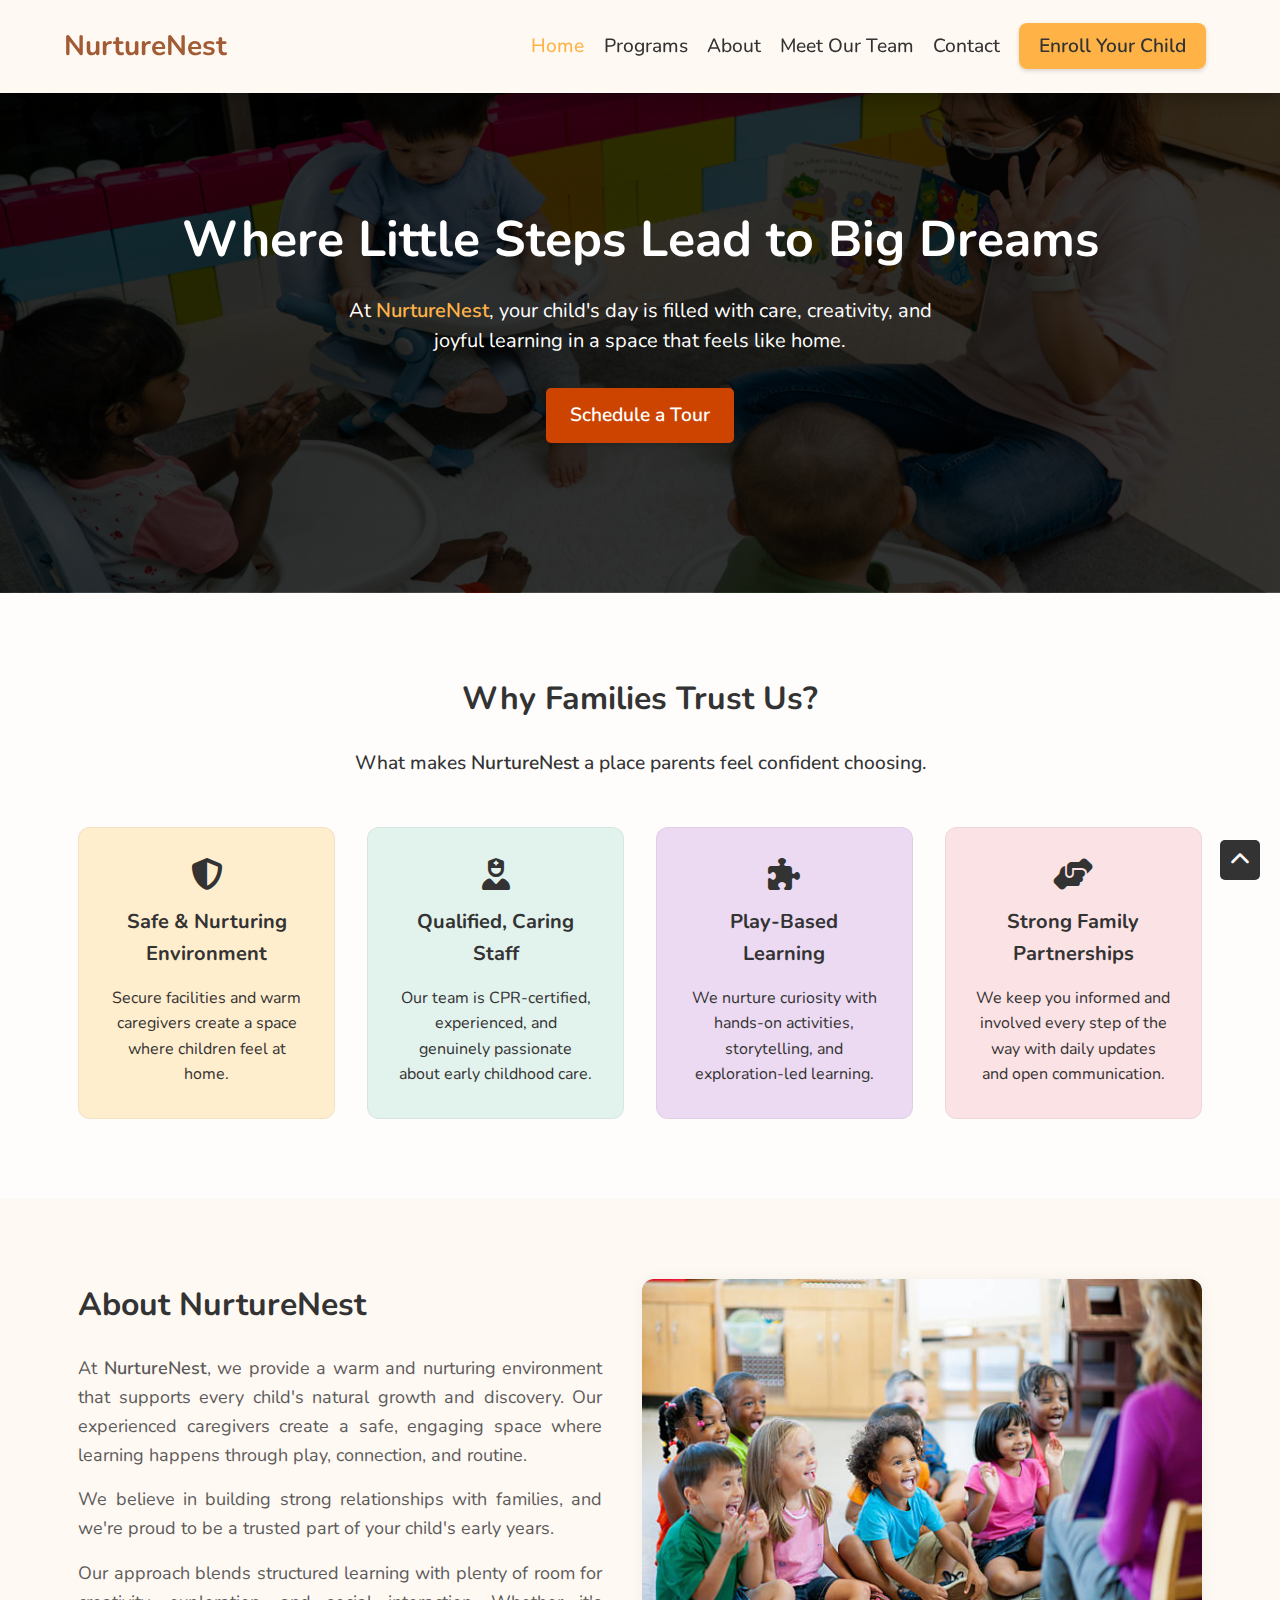
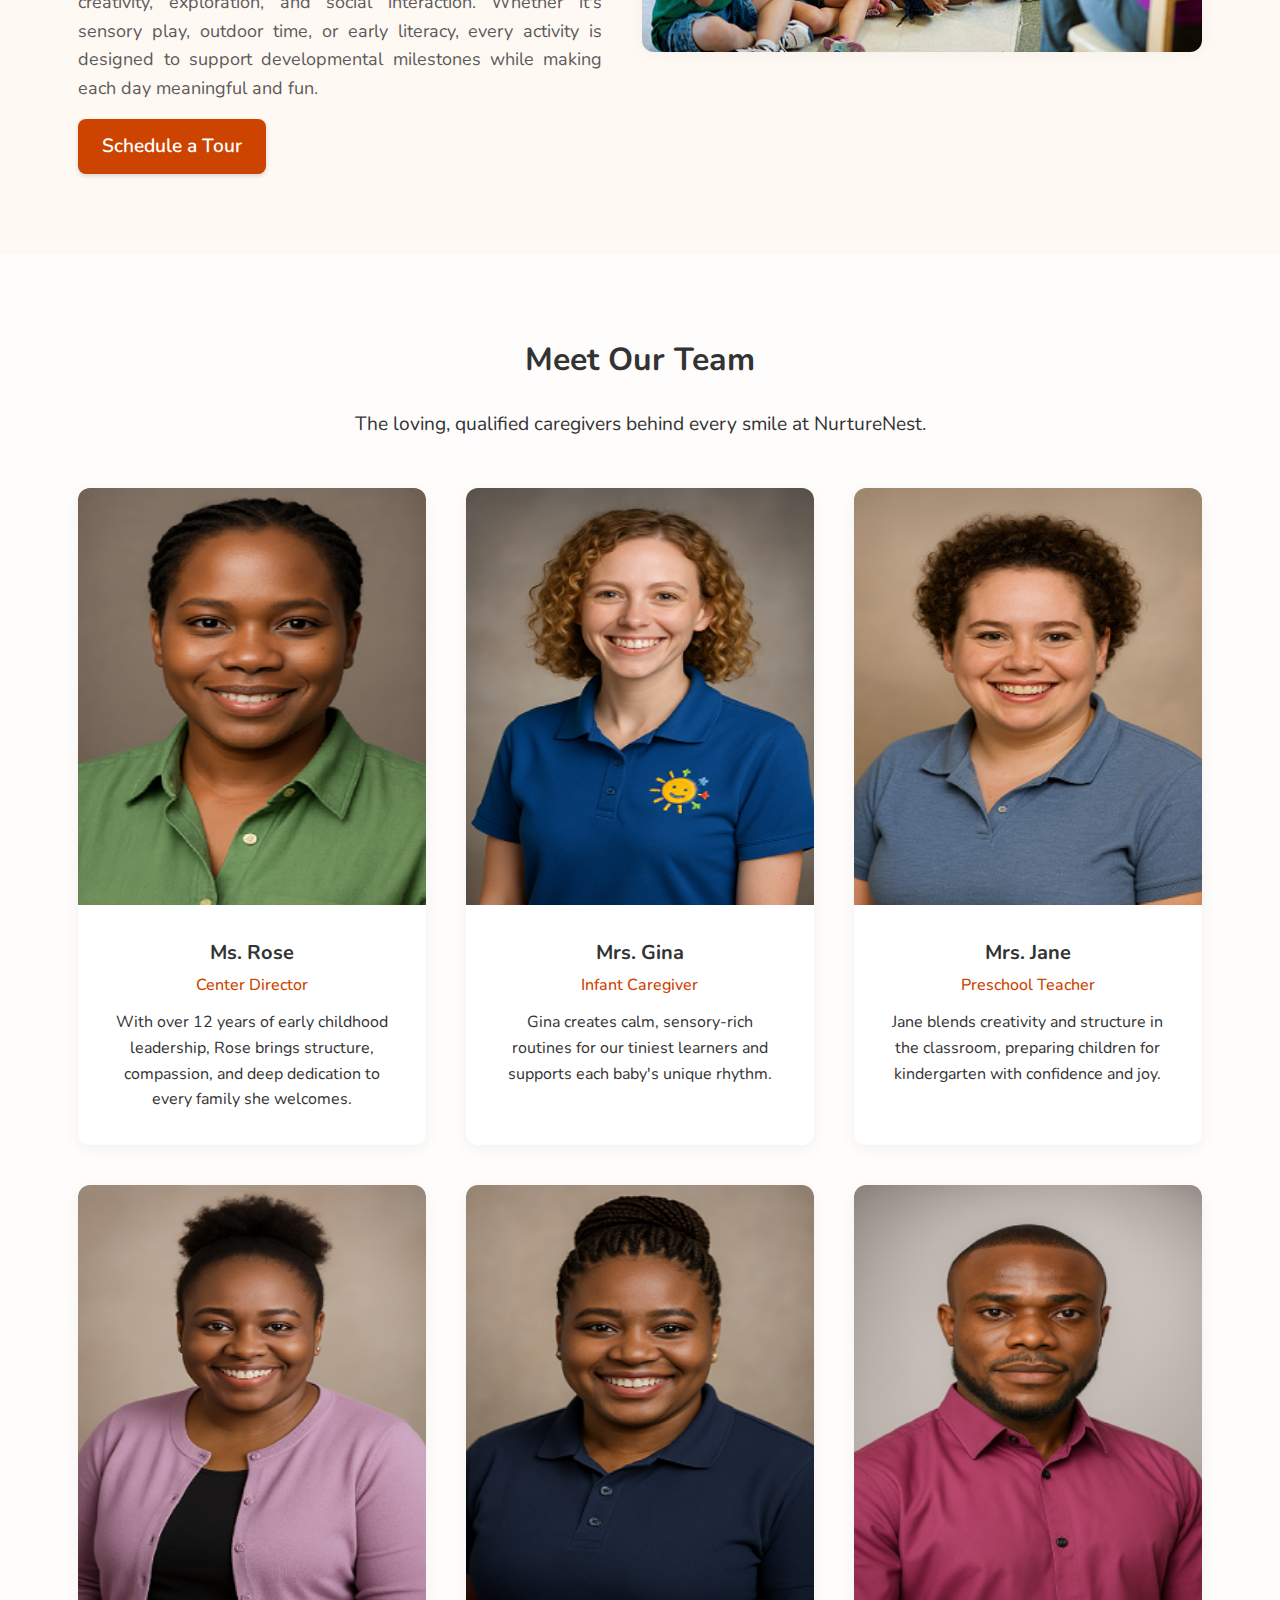
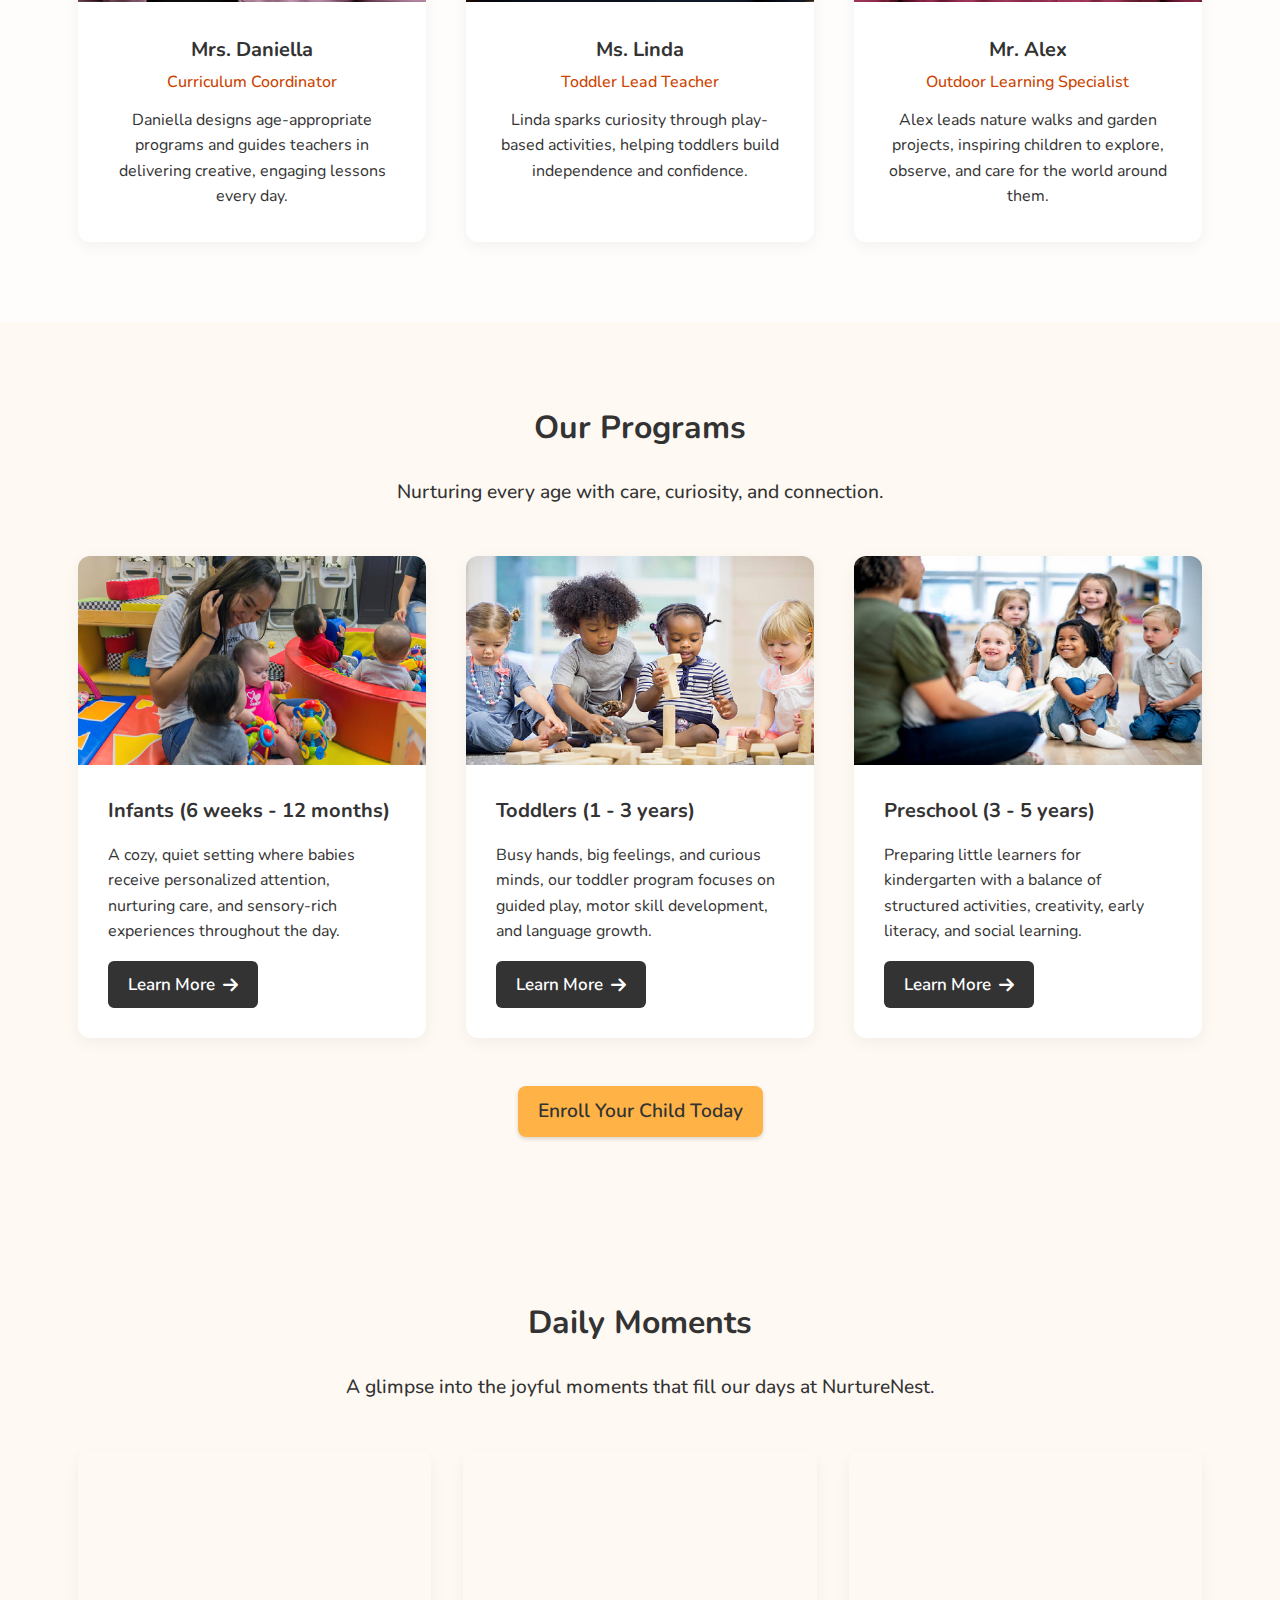
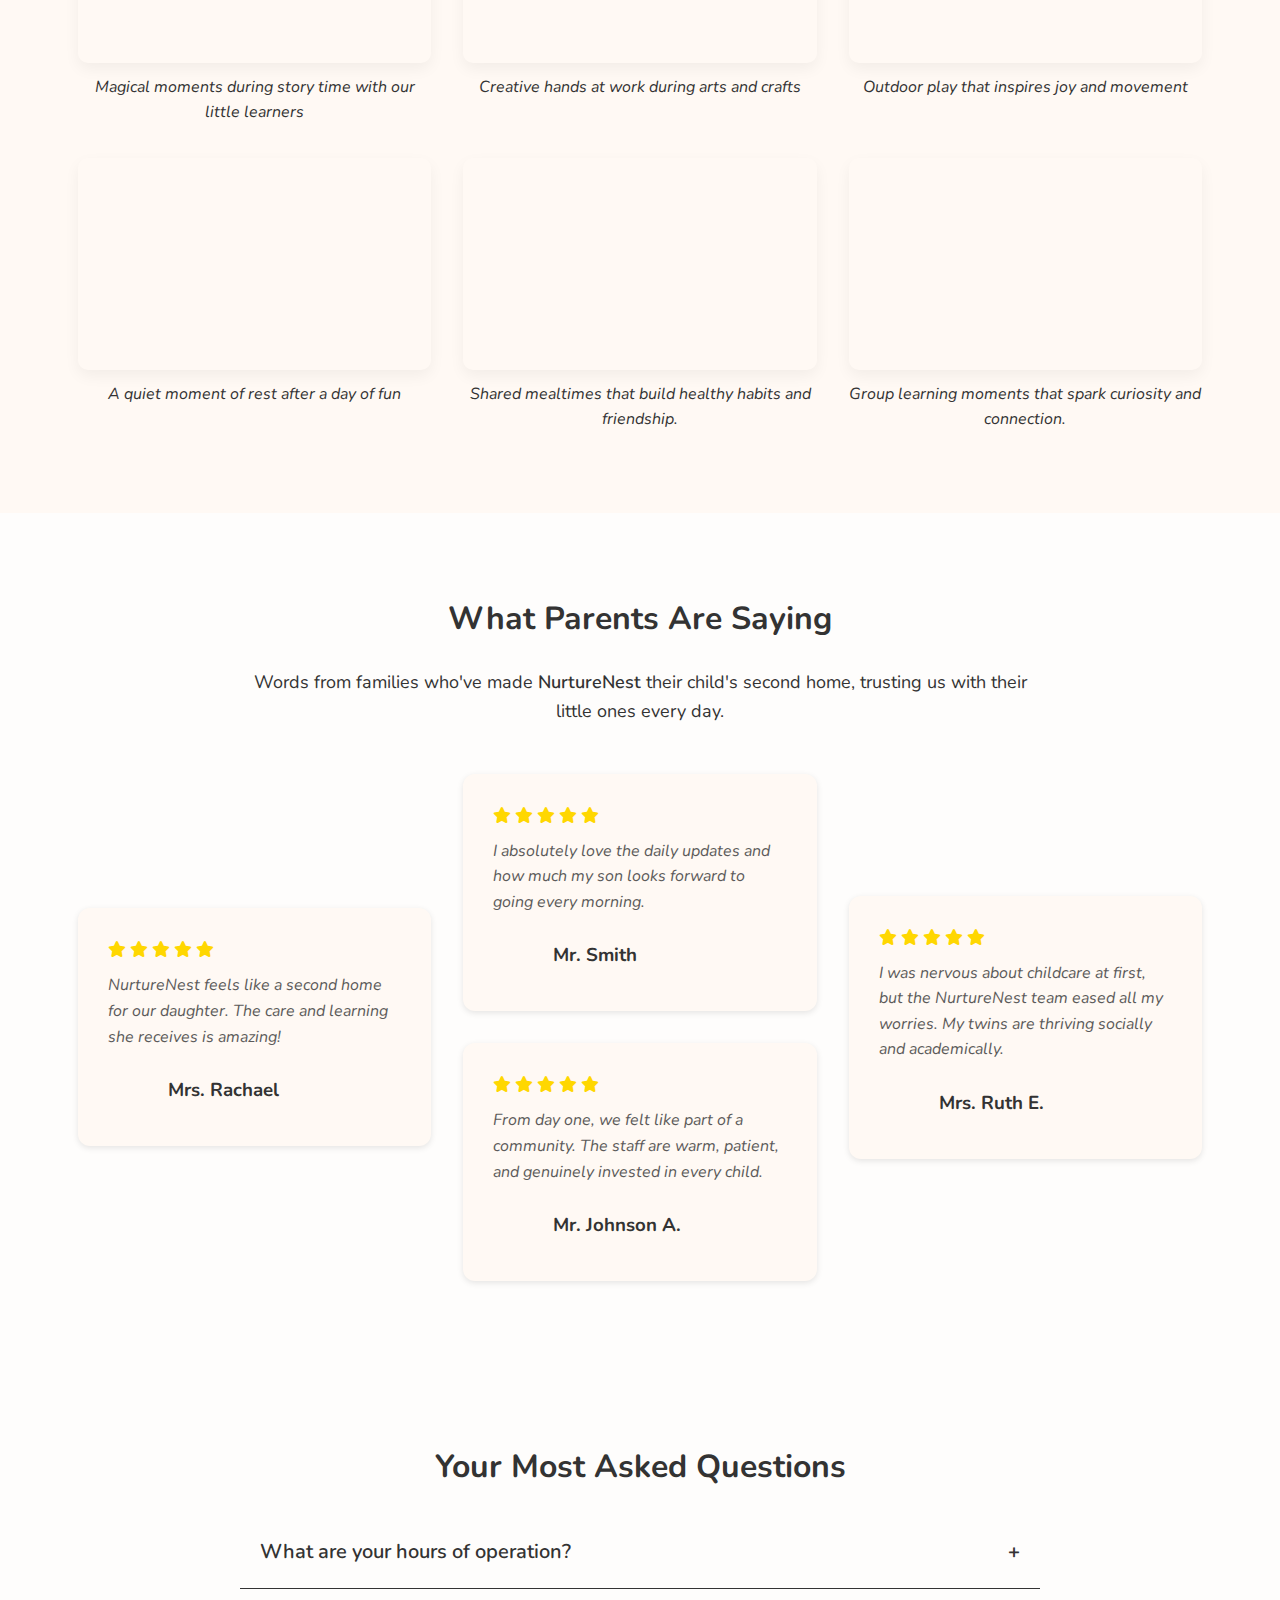
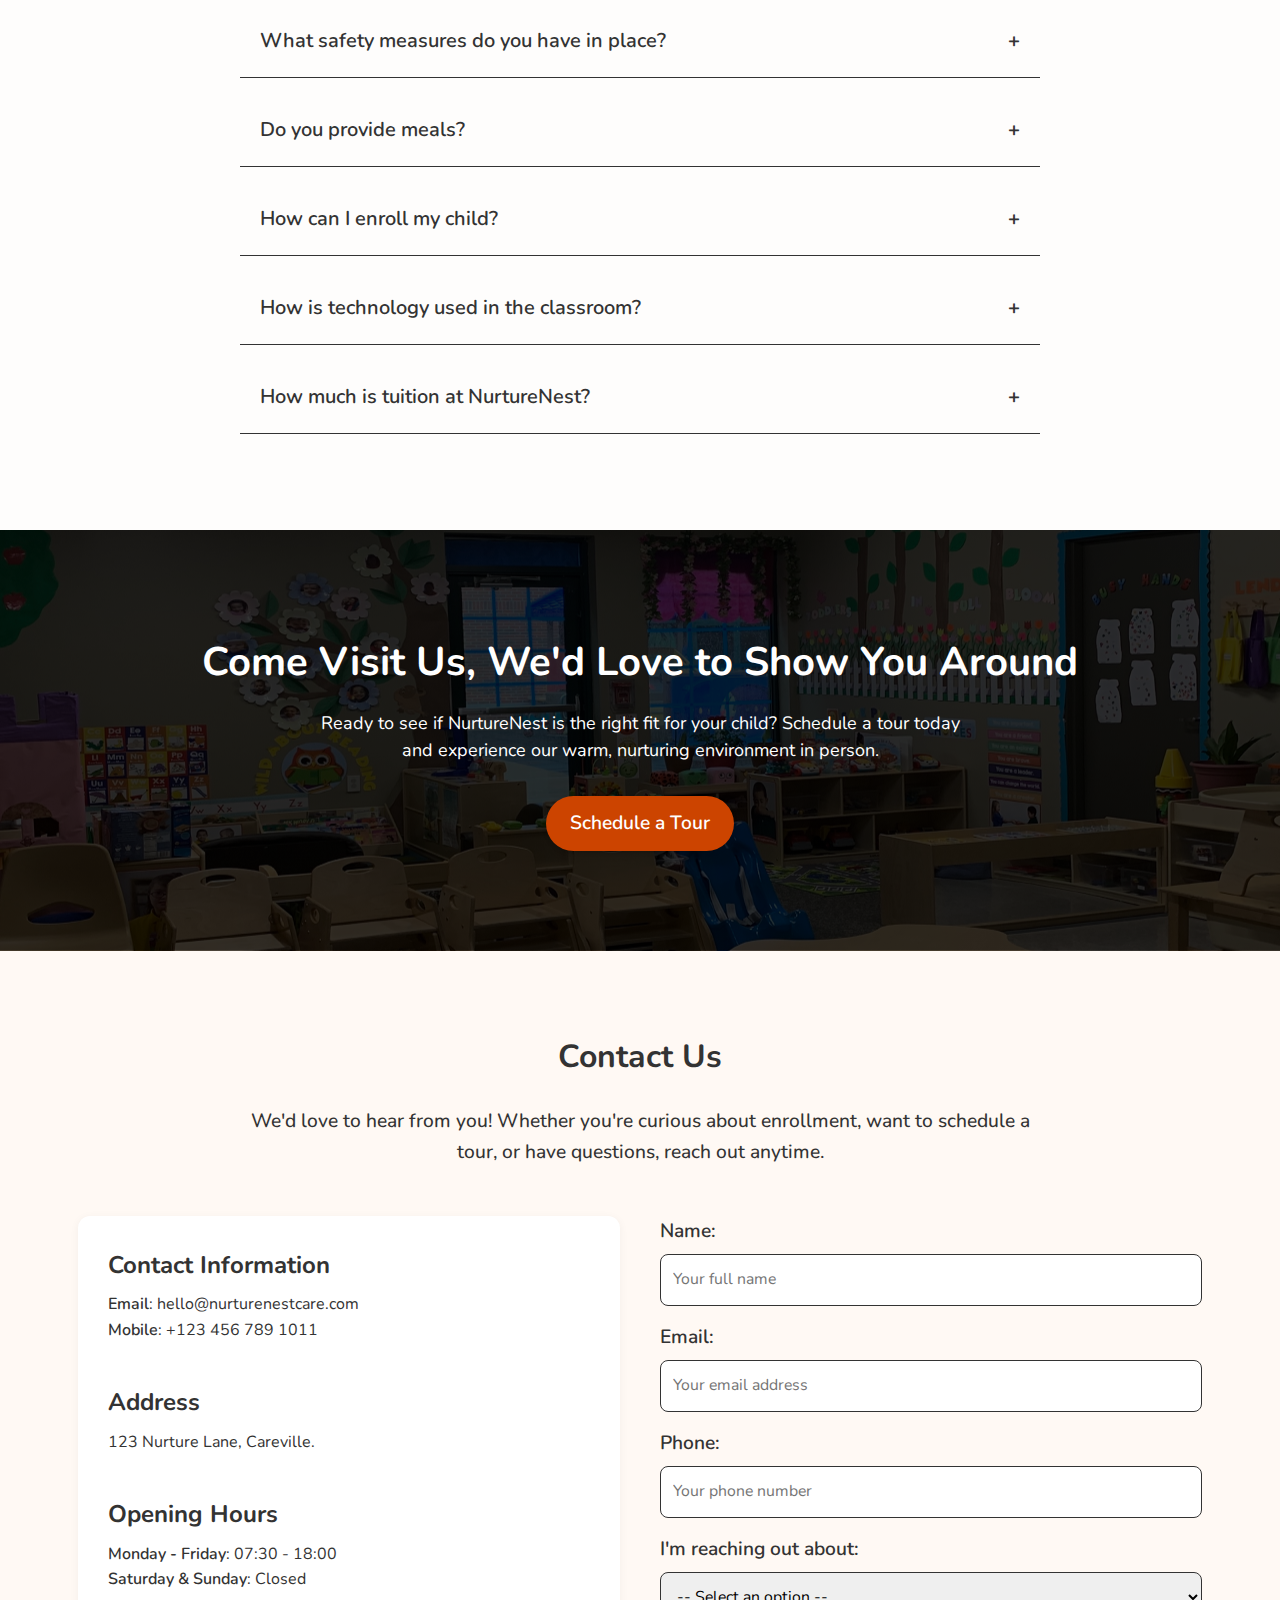
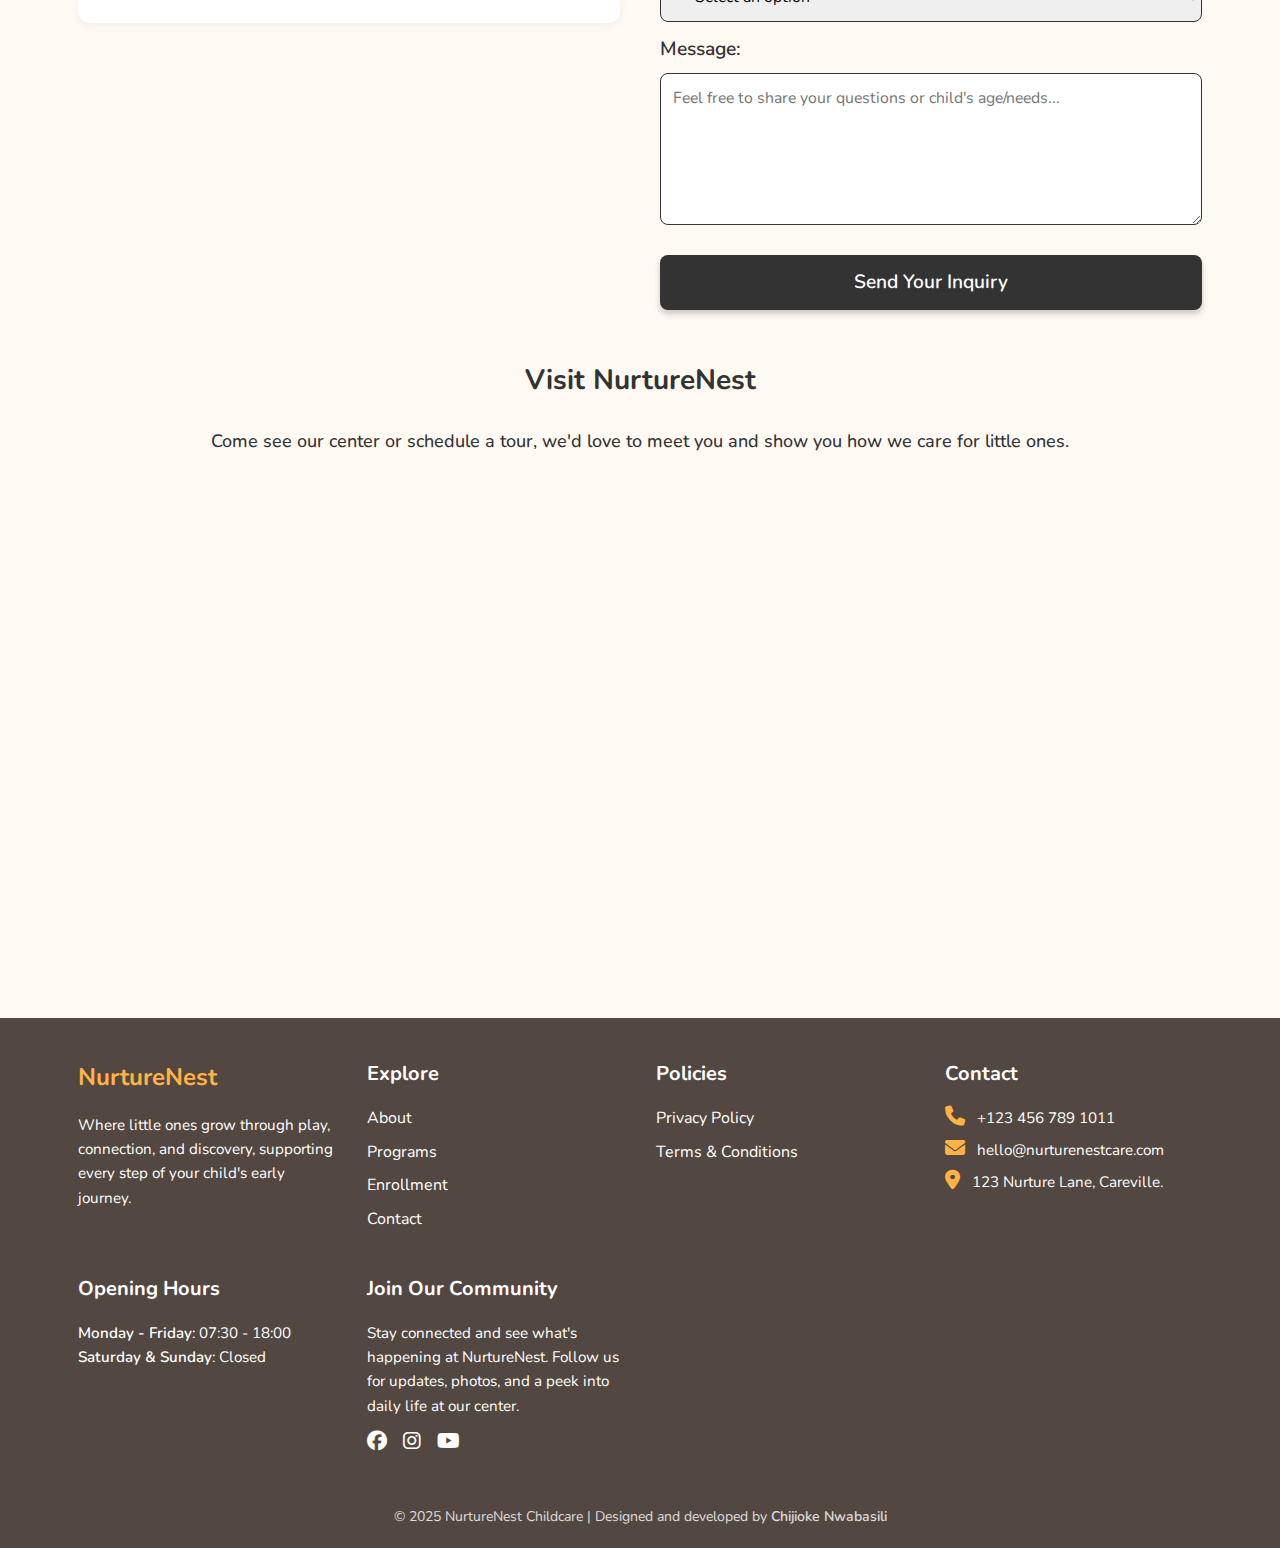
<file: index.html>
<!DOCTYPE html>
<html lang="en">
  <head>
    <meta charset="UTF-8" />
    <meta name="viewport" content="width=device-width, initial-scale=1.0" />
    <meta
      name="keywords"
      content="childcare, daycare, early learning, preschool, NurtureNest, kids activities, toddler programs, safe childcare, parenting support, early childhood education"
    />
    <meta
      name="description"
      content="NurtureNest is a warm and trusted childcare center providing a safe, nurturing environment for early learning and growth. Discover our programs, dedicated staff, and family-focused approach."
    />
    <meta name="author" content="Chijioke Nwabasili" />
    <meta name="robots" content="index, follow" />
    <meta
      property="og:title"
      content="NurtureNest Childcare | A Warm, Safe Place for Little Ones to Grow"
    />
    <meta
      property="og:description"
      content="At NurtureNest, we create a nurturing and joyful space where children grow, learn, and thrive. Explore our programs, caring staff, and family-first approach to early education."
    />
    <meta property="og:type" content="website" />
    <meta property="og:site_name" content="NurtureNest" />
    <meta
      property="og:image"
      content="https://nurturenestcare.vercel.app/image/childcare-classroom-scene.webp"
    />
    <meta property="og:url" content="https://nurturenestcare.vercel.app" />
    <meta
      name="twitter:title"
      content="NurtureNest Childcare | A Warm, Safe Place for Little Ones to Grow"
    />
    <meta
      name="twitter:description"
      content="NurtureNest Childcare provides a warm, safe space where little ones learn, play, and thrive. Explore our programs and caring staff."
    />
    <meta name="twitter:card" content="summary_large_image" />
    <meta
      name="twitter:image"
      content="https://nurturenestcare.vercel.app/image/childcare-classroom-scene.webp"
    />
    <link rel="canonical" href="https://nurturenestcare.vercel.app" />
    <link
      rel="preload"
      as="image"
      href="image/caregiver-engaging-with-toddlers.webp"
      fetchpriority="high"
    />
    <link rel="preconnect" href="https://fonts.googleapis.com" />
    <link rel="preconnect" href="https://fonts.gstatic.com" crossorigin />
    <link
      rel="stylesheet"
      href="https://fonts.googleapis.com/css2?family=Quicksand:ital,wght@0,100;0,300;0,400;0,700;0,900;1,100;1,300;1,400;1,700;1,900&family=Nunito:ital,wght@0,400..900;1,400..900&display=swap"
    />
    <link
      rel="stylesheet"
      href="https://cdnjs.cloudflare.com/ajax/libs/font-awesome/6.7.2/css/all.min.css"
      integrity="sha512-Evv84Mr4kqVGRNSgIGL/F/aIDqQb7xQ2vcrdIwxfjThSH8CSR7PBEakCr51Ck+w+/U6swU2Im1vVX0SVk9ABhg=="
      crossorigin="anonymous"
      referrerpolicy="no-referrer"
    />
    <link rel="stylesheet" href="style.css" />
    <title>
      NurtureNest Childcare | A Warm, Safe Place for Little Ones to Grow
    </title>
  </head>
  <body>
    <header>
      <div class="container header-content">
        <a href="/" class="logo-text">NurtureNest</a>
        <!-- Hamburger Menu -->
        <input type="checkbox" id="menu-toggle" />
        <label
          for="menu-toggle"
          class="hamburger"
          aria-label="Toggle navigation"
        >
          <span></span>
          <span></span>
          <span></span>
        </label>
        <!-- Navbar -->
        <nav aria-label="Main navigation">
          <ul class="nav-links">
            <li><a href="/" class="active" aria-current="page">Home</a></li>
            <li>
              <a href="#programs" aria-label="Explore our programs">Programs</a>
            </li>
            <li>
              <a href="#about" aria-label="Learn about NurtureNest">About</a>
            </li>
            <li>
              <a href="#team" aria-label="Meet our caregivers">Meet Our Team</a>
            </li>
            <li>
              <a href="#contact" aria-label="Get in touch with us">Contact</a>
            </li>
            <li>
              <a
                href="enroll.html"
                class="nav-cta"
                aria-label="Start your child enrollment with us"
                >Enroll Your Child</a
              >
            </li>
          </ul>
        </nav>
      </div>
    </header>

    <main>
      <!-- Hero -->
      <section class="hero" id="hero" aria-labelledby="hero-heading">
        <div class="container">
          <h1 id="hero-heading">Where Little Steps Lead to Big Dreams</h1>
          <p class="hero-subtext">
            At <span>NurtureNest</span>, your child's day is filled with care,
            creativity, and joyful learning in a space that feels like home.
          </p>
          <a href="#contact" class="hero-button">Schedule a Tour</a>
        </div>
      </section>

      <!-- Why NurtureNest -->
      <section id="why-nurturenest">
        <div class="container">
          <h2 class="why-title">Why Families Trust Us?</h2>
          <p class="why-subtitle">
            What makes <span>NurtureNest</span> a place parents feel confident
            choosing.
          </p>
          <div class="why-grid">
            <article class="why-card">
              <i class="fa-solid fa-shield-alt why-icon" aria-hidden="true"></i>
              <h3 class="why">Safe & Nurturing Environment</h3>
              <p class="why-description">
                Secure facilities and warm caregivers create a space where
                children feel at home.
              </p>
            </article>
            <article class="why-card">
              <i class="fa-solid fa-user-nurse why-icon" aria-hidden="true"></i>
              <h3 class="why">Qualified, Caring Staff</h3>
              <p class="why-description">
                Our team is CPR-certified, experienced, and genuinely passionate
                about early childhood care.
              </p>
            </article>
            <article class="why-card">
              <i
                class="fa-solid fa-puzzle-piece why-icon"
                aria-hidden="true"
              ></i>
              <h3 class="why">Play-Based Learning</h3>
              <p class="why-description">
                We nurture curiosity with hands-on activities, storytelling, and
                exploration-led learning.
              </p>
            </article>
            <article class="why-card">
              <i
                class="fa-solid fa-hands-helping why-icon"
                aria-hidden="true"
              ></i>
              <h3 class="why">Strong Family Partnerships</h3>
              <p class="why-description">
                We keep you informed and involved every step of the way with
                daily updates and open communication.
              </p>
            </article>
          </div>
        </div>
      </section>

      <!-- About -->
      <section id="about">
        <div class="container about-content">
          <div class="about-text">
            <h2 class="about-title">About NurtureNest</h2>
            <p class="about-description">
              At <span>NurtureNest</span>, we provide a warm and nurturing
              environment that supports every child's natural growth and
              discovery. Our experienced caregivers create a safe, engaging
              space where learning happens through play, connection, and
              routine.
            </p>
            <p class="about-description">
              We believe in building strong relationships with families, and
              we're proud to be a trusted part of your child's early years.
            </p>
            <p class="about-description">
              Our approach blends structured learning with plenty of room for
              creativity, exploration, and social interaction. Whether it's
              sensory play, outdoor time, or early literacy, every activity is
              designed to support developmental milestones while making each day
              meaningful and fun.
            </p>
            <a href="#contact" class="about-cta-btn">Schedule a Tour</a>
          </div>
          <div class="about-image">
            <img
              src="image/childcare-classroom-scene.webp"
              alt="Group of kids happily having a story time with a caregiver"
              width="600"
              height="400"
              loading="lazy"
            />
          </div>
        </div>
      </section>

      <!-- Meet Our Team -->
      <section id="team">
        <div class="container">
          <h2 class="team-title">Meet Our Team</h2>
          <p class="team-subtitle">
            The loving, qualified caregivers behind every smile at NurtureNest.
          </p>
          <div class="team-grid">
            <article class="team-member-card">
              <div class="team-member-card-image">
                <img
                  src="image/avatar-5.webp"
                  alt="Ms. Rose, Director"
                  width="250"
                  height="300"
                  loading="lazy"
                />
              </div>
              <div class="team-member-card-content">
                <h3 class="team-name">Ms. Rose</h3>
                <h4 class="team-role">Center Director</h4>
                <p class="team-bio">
                  With over 12 years of early childhood leadership, Rose brings
                  structure, compassion, and deep dedication to every family she
                  welcomes.
                </p>
              </div>
            </article>
            <article class="team-member-card">
              <div class="team-member-card-image">
                <img
                  src="image/avatar-6.webp"
                  alt="Mrs. Gina, Infant Caregiver"
                  width="250"
                  height="300"
                  loading="lazy"
                />
              </div>
              <div class="team-member-card-content">
                <h3 class="team-name">Mrs. Gina</h3>
                <h4 class="team-role">Infant Caregiver</h4>
                <p class="team-bio">
                  Gina creates calm, sensory-rich routines for our tiniest
                  learners and supports each baby's unique rhythm.
                </p>
              </div>
            </article>
            <article class="team-member-card">
              <div class="team-member-card-image">
                <img
                  src="image/avatar-7.webp"
                  alt="Mrs. Jane, Preschool Teacher"
                  width="250"
                  height="300"
                  loading="lazy"
                />
              </div>
              <div class="team-member-card-content">
                <h3 class="team-name">Mrs. Jane</h3>
                <h4 class="team-role">Preschool Teacher</h4>
                <p class="team-bio">
                  Jane blends creativity and structure in the classroom,
                  preparing children for kindergarten with confidence and joy.
                </p>
              </div>
            </article>
            <article class="team-member-card">
              <div class="team-member-card-image">
                <img
                  src="image/avatar-8.webp"
                  alt="Mrs. Daniella, Curriculum Coordinator"
                  width="250"
                  height="300"
                  loading="lazy"
                />
              </div>
              <div class="team-member-card-content">
                <h3 class="team-name">Mrs. Daniella</h3>
                <h4 class="team-role">Curriculum Coordinator</h4>
                <p class="team-bio">
                  Daniella designs age-appropriate programs and guides teachers
                  in delivering creative, engaging lessons every day.
                </p>
              </div>
            </article>
            <article class="team-member-card">
              <div class="team-member-card-image">
                <img
                  src="image/avatar-9.webp"
                  alt="Ms. Linda, Toddler Lead Teacher"
                  width="250"
                  height="300"
                  loading="lazy"
                />
              </div>
              <div class="team-member-card-content">
                <h3 class="team-name">Ms. Linda</h3>
                <h4 class="team-role">Toddler Lead Teacher</h4>
                <p class="team-bio">
                  Linda sparks curiosity through play-based activities, helping
                  toddlers build independence and confidence.
                </p>
              </div>
            </article>
            <article class="team-member-card">
              <div class="team-member-card-image">
                <img
                  src="image/avatar-10.webp"
                  alt="Mr. Alex, Outdoor Learning Specialist"
                  width="250"
                  height="300"
                  loading="lazy"
                />
              </div>
              <div class="team-member-card-content">
                <h3 class="team-name">Mr. Alex</h3>
                <h4 class="team-role">Outdoor Learning Specialist</h4>
                <p class="team-bio">
                  Alex leads nature walks and garden projects, inspiring
                  children to explore, observe, and care for the world around
                  them.
                </p>
              </div>
            </article>
          </div>
        </div>
      </section>

      <!-- Programs -->
      <section id="programs">
        <div class="container">
          <h2 class="programs-title">Our Programs</h2>
          <p class="programs-subtitle">
            Nurturing every age with care, curiosity, and connection.
          </p>
          <div class="programs-list">
            <article class="program-card">
              <div class="program-card-image">
                <img
                  src="image/caregiver-holding-an-infant.webp"
                  alt="Caregiver holding an infant at NurtureNest"
                  width="500"
                  height="300"
                  loading="lazy"
                />
              </div>
              <div class="program-card-content">
                <h3 class="program-name">Infants (6 weeks - 12 months)</h3>
                <p class="program-description">
                  A cozy, quiet setting where babies receive personalized
                  attention, nurturing care, and sensory-rich experiences
                  throughout the day.
                </p>
                <button
                  type="button"
                  class="learn-more-btn"
                  aria-label="Learn more about our Infant care program"
                >
                  Learn More
                  <i class="fa-solid fa-arrow-right" aria-hidden="true"></i>
                </button>
              </div>
            </article>
            <article class="program-card">
              <div class="program-card-image">
                <img
                  src="image/kids-stacking-blocks.webp"
                  alt="Kids stacking blocks together at NurtureNest"
                  width="500"
                  height="300"
                  loading="lazy"
                />
              </div>
              <div class="program-card-content">
                <h3 class="program-name">Toddlers (1 - 3 years)</h3>
                <p class="program-description">
                  Busy hands, big feelings, and curious minds, our toddler
                  program focuses on guided play, motor skill development, and
                  language growth.
                </p>
                <button
                  type="button"
                  class="learn-more-btn"
                  aria-label="Learn more about our Toddlers program"
                >
                  Learn More
                  <i class="fa-solid fa-arrow-right" aria-hidden="true"></i>
                </button>
              </div>
            </article>
            <article class="program-card">
              <div class="program-card-image">
                <img
                  src="image/caregiver-engaging-in-a-story-time-with-group-of-kids.webp"
                  alt="Caregiver engaging in a story time with group of kids"
                  width="500"
                  height="300"
                  loading="lazy"
                />
              </div>
              <div class="program-card-content">
                <h3 class="program-name">Preschool (3 - 5 years)</h3>
                <p class="program-description">
                  Preparing little learners for kindergarten with a balance of
                  structured activities, creativity, early literacy, and social
                  learning.
                </p>
                <button
                  type="button"
                  class="learn-more-btn"
                  aria-label="Learn more about our Preschool program"
                >
                  Learn More
                  <i class="fa-solid fa-arrow-right" aria-hidden="true"></i>
                </button>
              </div>
            </article>
          </div>
          <div class="programs-cta">
            <a href="enroll.html" class="programs-cta-btn"
              >Enroll Your Child Today</a
            >
          </div>
        </div>
      </section>

      <!-- Programs Modal Container -->
      <div
        id="program-modal"
        class="modal hidden"
        aria-hidden="true"
        role="dialog"
        aria-modal="true"
      >
        <div class="modal-overlay" id="modal-overlay"></div>
        <div class="modal-content" role="document">
          <button class="modal-close" id="modal-close" aria-label="Close modal">
            &times;
          </button>
          <div id="modal-body">
            <!-- JS will insert program details here -->
          </div>
        </div>
      </div>

      <!-- Gallery -->
      <section id="gallery">
        <div class="container">
          <h2 class="gallery-title">Daily Moments</h2>
          <p class="gallery-subtitle">
            A glimpse into the joyful moments that fill our days at NurtureNest.
          </p>
          <div class="gallery-grid">
            <figure class="gallery-image">
              <img
                src="image/story-time-with-kids.webp"
                alt="Kids having a story time with caregiver at NurtureNest"
                width="500"
                height="300"
                loading="lazy"
              />
              <figcaption class="gallery-image-description">
                Magical moments during story time with our little learners
              </figcaption>
            </figure>
            <figure class="gallery-image">
              <img
                src="image/kids-doing-arts-and-crafts.webp"
                alt="Kids doing arts and crafts at NurtureNest"
                width="500"
                height="300"
                loading="lazy"
              />
              <figcaption class="gallery-image-description">
                Creative hands at work during arts and crafts
              </figcaption>
            </figure>
            <figure class="gallery-image">
              <img
                src="image/children-outdoor-play.webp"
                alt="Children playing outdoor at NurtureNest"
                width="500"
                height="300"
                loading="lazy"
              />
              <figcaption class="gallery-image-description">
                Outdoor play that inspires joy and movement
              </figcaption>
            </figure>
            <figure class="gallery-image">
              <img
                src="image/kids-sleeping-area-in-childcare-center.webp"
                alt="Children having a nap time at NurtureNest"
                width="500"
                height="300"
                loading="lazy"
              />
              <figcaption class="gallery-image-description">
                A quiet moment of rest after a day of fun
              </figcaption>
            </figure>
            <figure class="gallery-image">
              <img
                src="image/children-mealtime-in-childcare-center.webp"
                alt="Children enjoying a meal together at NurtureNest"
                width="500"
                height="300"
                loading="lazy"
              />
              <figcaption class="gallery-image-description">
                Shared mealtimes that build healthy habits and friendship.
              </figcaption>
            </figure>
            <figure class="gallery-image">
              <img
                src="image/Kids-engaged-in-a-group-learning-activity-with-caregiver.webp"
                alt="Kids engaged in a group learning activity with caregiver at NurtureNest"
                width="500"
                height="300"
                loading="lazy"
              />
              <figcaption class="gallery-image-description">
                Group learning moments that spark curiosity and connection.
              </figcaption>
            </figure>
          </div>
        </div>
      </section>

      <!-- Testimonials -->
      <section id="testimonials">
        <div class="container">
          <h2 class="testimonials-title">What Parents Are Saying</h2>
          <p class="testimonials-subtitle">
            Words from families who've made <span>NurtureNest</span> their
            child's second home, trusting us with their little ones every day.
          </p>
          <div class="testimonials-grid">
            <article class="testimonial-card card-rachael">
              <div class="star-rating">
                <i class="fa-solid fa-star star-icon" aria-hidden="true"></i>
                <i class="fa-solid fa-star star-icon" aria-hidden="true"></i>
                <i class="fa-solid fa-star star-icon" aria-hidden="true"></i>
                <i class="fa-solid fa-star star-icon" aria-hidden="true"></i>
                <i class="fa-solid fa-star star-icon" aria-hidden="true"></i>
              </div>
              <p class="testimonial-card-quote">
                NurtureNest feels like a second home for our daughter. The care
                and learning she receives is amazing!
              </p>
              <div class="testimonial-card-image">
                <img
                  src="image/avatar-1.webp"
                  alt="Headshot of Mrs Rachael, a parent"
                  width="100"
                  height="125"
                  loading="lazy"
                />
                <h3 class="parent-name">Mrs. Rachael</h3>
              </div>
            </article>
            <article class="testimonial-card card-smith">
              <div class="star-rating">
                <i class="fa-solid fa-star star-icon" aria-hidden="true"></i>
                <i class="fa-solid fa-star star-icon" aria-hidden="true"></i>
                <i class="fa-solid fa-star star-icon" aria-hidden="true"></i>
                <i class="fa-solid fa-star star-icon" aria-hidden="true"></i>
                <i class="fa-solid fa-star star-icon" aria-hidden="true"></i>
              </div>
              <p class="testimonial-card-quote">
                I absolutely love the daily updates and how much my son looks
                forward to going every morning.
              </p>
              <div class="testimonial-card-image">
                <img
                  src="image/avatar-2.webp"
                  alt="Headshot of Mr Smith, a parent"
                  width="100"
                  height="100"
                  loading="lazy"
                />
                <h3 class="parent-name">Mr. Smith</h3>
              </div>
            </article>
            <article class="testimonial-card card-ruth">
              <div class="star-rating">
                <i class="fa-solid fa-star star-icon" aria-hidden="true"></i>
                <i class="fa-solid fa-star star-icon" aria-hidden="true"></i>
                <i class="fa-solid fa-star star-icon" aria-hidden="true"></i>
                <i class="fa-solid fa-star star-icon" aria-hidden="true"></i>
                <i class="fa-solid fa-star star-icon" aria-hidden="true"></i>
              </div>
              <p class="testimonial-card-quote">
                I was nervous about childcare at first, but the NurtureNest team
                eased all my worries. My twins are thriving socially and
                academically.
              </p>
              <div class="testimonial-card-image">
                <img
                  src="image/avatar-3.webp"
                  alt="Headshot of Mrs Ruth, a parent"
                  width="100"
                  height="73"
                  loading="lazy"
                />
                <h3 class="parent-name">Mrs. Ruth E.</h3>
              </div>
            </article>
            <article class="testimonial-card card-johnson">
              <div class="star-rating">
                <i class="fa-solid fa-star star-icon" aria-hidden="true"></i>
                <i class="fa-solid fa-star star-icon" aria-hidden="true"></i>
                <i class="fa-solid fa-star star-icon" aria-hidden="true"></i>
                <i class="fa-solid fa-star star-icon" aria-hidden="true"></i>
                <i class="fa-solid fa-star star-icon" aria-hidden="true"></i>
              </div>
              <p class="testimonial-card-quote">
                From day one, we felt like part of a community. The staff are
                warm, patient, and genuinely invested in every child.
              </p>
              <div class="testimonial-card-image">
                <img
                  src="image/avatar-4.webp"
                  alt="Headshot of Mr Johnson, a parent"
                  width="100"
                  height="100"
                  loading="lazy"
                />
                <h3 class="parent-name">Mr. Johnson A.</h3>
              </div>
            </article>
          </div>
        </div>
      </section>

      <!-- FAQ -->
      <section id="faq">
        <div class="container faq-content">
          <h2 class="faq-title">Your Most Asked Questions</h2>
          <div class="faq-container">
            <article class="faq-item">
              <h3 class="faq-question">
                What are your hours of operation?
                <span class="plus-sign">&#43;</span>
              </h3>
              <p class="faq-answer">
                We are open Monday to Friday from 7:30 AM to 6:00 PM.
              </p>
            </article>
            <article class="faq-item">
              <h3 class="faq-question">
                What safety measures do you have in place?
                <span class="plus-sign">&#43;</span>
              </h3>
              <p class="faq-answer">
                All staff are certified in CPR and First Aid. Our facility is
                secured with monitored entry and video surveillance.
              </p>
            </article>
            <article class="faq-item">
              <h3 class="faq-question">
                Do you provide meals? <span class="plus-sign">&#43;</span>
              </h3>
              <p class="faq-answer">
                Yes, we offer nutritious snacks and lunches that accommodate
                common dietary needs.
              </p>
            </article>
            <article class="faq-item">
              <h3 class="faq-question">
                How can I enroll my child? <span class="plus-sign">&#43;</span>
              </h3>
              <p class="faq-answer">
                Simply reach out through our contact form or schedule a visit,
                we'll guide you through the next steps.
              </p>
            </article>
            <article class="faq-item">
              <h3 class="faq-question">
                How is technology used in the classroom?
                <span class="plus-sign">&#43;</span>
              </h3>
              <p class="faq-answer">
                We use technology in a balanced, age-appropriate way to support
                learning. Tools like tablets or smart boards may be used during
                activities such as early science, reading, or math to encourage
                curiosity and understanding.
              </p>
            </article>
            <article class="faq-item">
              <h3 class="faq-question">
                How much is tuition at NurtureNest?
                <span class="plus-sign">&#43;</span>
              </h3>
              <p class="faq-answer">
                Tuition varies based on your child's age, schedule, and the
                program you choose. To get accurate pricing and availability,
                please reach out to us directly. We're happy to walk you through
                the options.
              </p>
            </article>
          </div>
        </div>
      </section>

      <!-- CTA Banner -->
      <section id="cta-banner">
        <div class="container">
          <h2 class="cta-banner-title">
            Come Visit Us, We'd Love to Show You Around
          </h2>
          <p class="cta-banner-subtitle">
            Ready to see if NurtureNest is the right fit for your child?
            Schedule a tour today and experience our warm, nurturing environment
            in person.
          </p>
          <a href="#contact" class="cta-banner-btn">Schedule a Tour</a>
        </div>
      </section>

      <!-- Contact -->
      <section id="contact">
        <div class="container">
          <h2 class="contact-title">Contact Us</h2>
          <p class="contact-subtitle">
            We'd love to hear from you! Whether you're curious about enrollment,
            want to schedule a tour, or have questions, reach out anytime.
          </p>
          <div class="contact-info-grid">
            <div class="contact-info">
              <div class="contact-card">
                <h3>Contact Information</h3>
                <p><span>Email</span>: hello@nurturenestcare.com</p>
                <p><span>Mobile</span>: +123 456 789 1011</p>
              </div>
              <div class="contact-card">
                <h3>Address</h3>
                <p>123 Nurture Lane, Careville.</p>
              </div>
              <div class="contact-card">
                <h3>Opening Hours</h3>
                <p><span>Monday - Friday</span>: 07:30 - 18:00</p>
                <p><span>Saturday & Sunday</span>: Closed</p>
              </div>
            </div>
            <!-- Contact Form -->
            <form
              action="#"
              method="post"
              id="contact-form"
              aria-label="Contact Form"
            >
              <div class="form-group">
                <label for="name">Name:</label>
                <input
                  type="text"
                  id="name"
                  name="name"
                  required
                  placeholder="Your full name"
                  autocomplete="off"
                  aria-required="true"
                />
                <div class="error-message" id="name-error" role="alert"></div>
              </div>
              <div class="form-group">
                <label for="email">Email:</label>
                <input
                  type="email"
                  id="email"
                  name="email"
                  required
                  placeholder="Your email address"
                  autocomplete="off"
                  aria-required="true"
                />
                <div class="error-message" id="email-error" role="alert"></div>
              </div>
              <div class="form-group">
                <label for="phone">Phone:</label>
                <input
                  type="tel"
                  name="phone"
                  required
                  id="phone"
                  placeholder="Your phone number"
                  autocomplete="off"
                  aria-required="true"
                />
                <div class="error-message" id="phone-error" role="alert"></div>
              </div>
              <div class="form-group">
                <label for="interest">I'm reaching out about:</label>
                <select
                  id="interest"
                  name="interest"
                  required
                  aria-required="true"
                >
                  <option value="" disabled selected>
                    -- Select an option --
                  </option>
                  <option value="enrollment">Enrollment Information</option>
                  <option value="tour">Scheduling a Tour</option>
                  <option value="curriculum">Curriculum Details</option>
                  <option value="other">Other</option>
                </select>
              </div>
              <div class="form-group">
                <label for="message">Message:</label>
                <textarea
                  id="message"
                  name="message"
                  required
                  rows="5"
                  minlength="10"
                  maxlength="500"
                  placeholder="Feel free to share your questions or child's age/needs..."
                  aria-required="true"
                ></textarea>
                <div
                  class="error-message"
                  id="message-error"
                  role="alert"
                ></div>
              </div>
              <button type="submit">
                Send Your Inquiry
              </button>
            </form>
          </div>
        </div>
        <!-- Map -->
        <div id="map">
          <div class="container">
            <h3 class="map-title">Visit NurtureNest</h3>
            <p class="map-subtitle">
              Come see our center or schedule a tour, we'd love to meet you and
              show you how we care for little ones.
            </p>
            <div class="map-embed">
              <iframe
                src="https://www.google.com/maps/embed?pb=!1m18!1m12!1m3!1d3185154.7803119128!2d-79.87710940019473!3d38.77510835210994!2m3!1f0!2f0!3f0!3m2!1i1024!2i768!4f13.1!3m3!1m2!1s0x89b64debe9f190df%3A0xf2af37657655f6b1!2sMaryland%2C%20USA!5e0!3m2!1sen!2sng!4v1751993006648!5m2!1sen!2sng"
                title="Google map location of NurtureNest childcare center"
                width="600"
                height="450"
                style="border: 0"
                allowfullscreen=""
                loading="lazy"
                referrerpolicy="no-referrer-when-downgrade"
              ></iframe>
            </div>
          </div>
        </div>
      </section>
    </main>

    <!-- Footer -->
    <footer>
      <div class="container footer-wrapper">
        <div class="footer-section">
          <a href="/" class="footer-logo">NurtureNest</a>
          <p class="brand-description">
            Where little ones grow through play, connection, and discovery,
            supporting every step of your child's early journey.
          </p>
        </div>
        <!-- Explore -->
        <div class="footer-section">
          <h3>Explore</h3>
          <ul class="footer-links">
            <li>
              <a href="#about" aria-label="Learn about NurtureNest">About</a>
            </li>
            <li>
              <a href="#programs" aria-label="Explore our programs">Programs</a>
            </li>
            <li>
              <a href="enroll.html" aria-label="Start your child enrollment"
                >Enrollment</a
              >
            </li>
            <li>
              <a href="#contact" aria-label="Get in touch with us">Contact</a>
            </li>
          </ul>
        </div>
        <!-- Policies -->
        <div class="footer-section">
          <h3>Policies</h3>
          <ul class="footer-links">
            <li>
              <a
                href="#"
                onclick="event.preventDefault()"
                aria-label="Read our privacy policy"
                >Privacy Policy</a
              >
            </li>
            <li>
              <a
                href="#"
                onclick="event.preventDefault()"
                aria-label="Read our terms of service"
                >Terms & Conditions</a
              >
            </li>
          </ul>
        </div>
        <!-- Contact -->
        <div class="footer-section">
          <h3>Contact</h3>
          <p>
            <i class="fa-solid fa-phone" aria-hidden="true"></i> +123 456 789
            1011
          </p>
          <p>
            <i class="fa-solid fa-envelope" aria-hidden="true"></i>
            hello@nurturenestcare.com
          </p>
          <p>
            <i class="fa-solid fa-map-marker-alt" aria-hidden="true"></i> 123
            Nurture Lane, Careville.
          </p>
        </div>
        <!-- Opening Hours -->
        <div class="footer-section">
          <h3>Opening Hours</h3>
          <p><span>Monday - Friday</span>: 07:30 - 18:00</p>
          <p><span>Saturday & Sunday</span>: Closed</p>
        </div>
        <!-- Social -->
        <div class="footer-section">
          <h3>Join Our Community</h3>
          <p>
            Stay connected and see what's happening at NurtureNest. Follow us
            for updates, photos, and a peek into daily life at our center.
          </p>
          <ul class="social-icons">
            <li>
              <a href="#" onclick="event.preventDefault()" aria-label="Facebook"
                ><i class="fa-brands fa-facebook" aria-hidden="true"></i
              ></a>
            </li>
            <li>
              <a
                href="#"
                onclick="event.preventDefault()"
                aria-label="Instagram"
                ><i class="fa-brands fa-instagram" aria-hidden="true"></i
              ></a>
            </li>
            <li>
              <a href="#" onclick="event.preventDefault()" aria-label="YouTube"
                ><i class="fa-brands fa-youtube" aria-hidden="true"></i
              ></a>
            </li>
          </ul>
        </div>
      </div>
      <p class="copyright">
        &copy; 2025 NurtureNest Childcare | Designed and developed by
        <a href="https://chijiokenwabasili.vercel.app" target="_blank"
          >Chijioke Nwabasili</a
        >
      </p>
      <a href="#hero" aria-label="Scroll to the top" class="back-to-top-btn">
        <i class="fa-solid fa-chevron-up" aria-hidden="true"></i>
      </a>
    </footer>

    <script src="script.js"></script>
  </body>
</html>
</file>
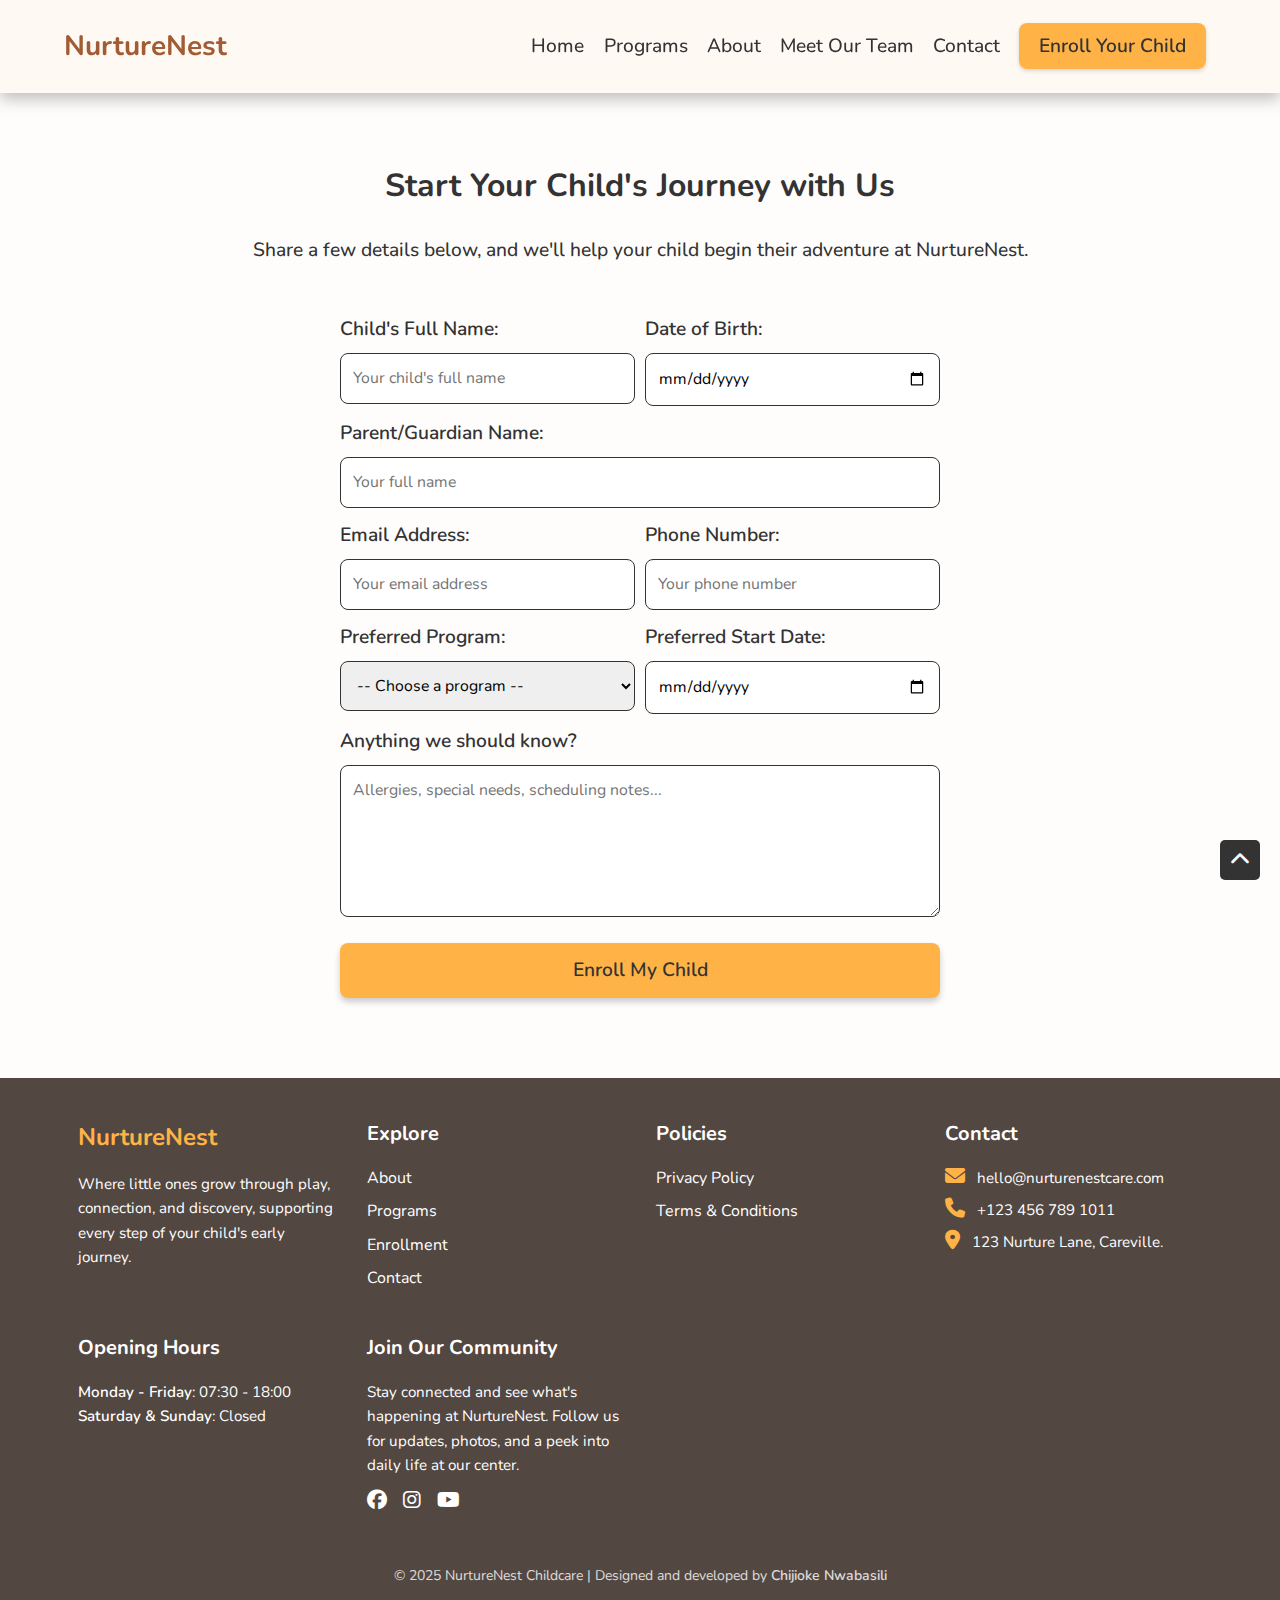
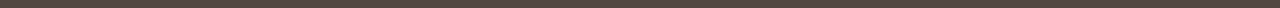
<file: enroll.html>
<!DOCTYPE html>
<html lang="en">
  <head>
    <meta charset="UTF-8" />
    <meta name="viewport" content="width=device-width, initial-scale=1.0" />
    <meta
      name="description"
      content="Enroll your child at NurtureNest Childcare, where little ones thrive in a warm, safe, and supportive environment. Start their journey with us today."
    />
    <meta name="author" content="Chijioke Nwabasili" />
    <meta name="robots" content="index, follow" />
    <meta
      property="og:title"
      content="Enroll Your Child - NurtureNest Childcare | A Warm, Safe Place for Little
      Ones to Grow"
    />
    <meta
      property="og:description"
      content="Secure your child's spot at NurtureNest Childcare. A nurturing space for infants, toddlers, and preschoolers to learn, play, and grow."
    />
    <meta property="og:type" content="website" />
    <meta property="og:site_name" content="NurtureNest" />
    <meta
      property="og:url"
      content="https://nurturenestcare.vercel.app/enroll.html"
    />
    <meta
      name="twitter:title"
      content="Enroll Your Child - NurtureNest Childcare | A Warm, Safe Place for Little
      Ones to Grow"
    />
    <meta
      name="twitter:description"
      content="Start your child's journey at NurtureNest. Enroll today for a safe, caring environment where little ones learn, play, and grow."
    />
    <link
      rel="canonical"
      href="https://nurturenestcare.vercel.app/enroll.html"
    />
    <link rel="preconnect" href="https://fonts.googleapis.com" />
    <link rel="preconnect" href="https://fonts.gstatic.com" crossorigin />
    <link
      rel="stylesheet"
      href="https://fonts.googleapis.com/css2?family=Quicksand:ital,wght@0,100;0,300;0,400;0,700;0,900;1,100;1,300;1,400;1,700;1,900&family=Nunito:ital,wght@0,400..900;1,400..900&display=swap"
    />
    <link
      rel="stylesheet"
      href="https://cdnjs.cloudflare.com/ajax/libs/font-awesome/6.7.2/css/all.min.css"
      integrity="sha512-Evv84Mr4kqVGRNSgIGL/F/aIDqQb7xQ2vcrdIwxfjThSH8CSR7PBEakCr51Ck+w+/U6swU2Im1vVX0SVk9ABhg=="
      crossorigin="anonymous"
      referrerpolicy="no-referrer"
    />
    <link rel="stylesheet" href="style.css" />
    <title>
      Enroll Your Child - NurtureNest Childcare | A Warm, Safe Place for Little
      Ones to Grow
    </title>
  </head>
  <body>
    <header>
      <div class="container header-content">
        <a href="/" class="logo-text">NurtureNest</a>
        <!-- Hamburger Menu -->
        <input type="checkbox" id="menu-toggle" />
        <label
          for="menu-toggle"
          class="hamburger"
          aria-label="Toggle navigation"
        >
          <span></span>
          <span></span>
          <span></span>
        </label>
        <!-- Navbar -->
        <nav aria-label="Main navigation">
          <ul class="nav-links">
            <li><a href="/">Home</a></li>
            <li>
              <a href="#programs" aria-label="Explore our programs">Programs</a>
            </li>
            <li>
              <a href="#about" aria-label="Learn about NurtureNest">About</a>
            </li>
            <li>
              <a href="#team" aria-label="Meet our caregivers">Meet Our Team</a>
            </li>
            <li>
              <a href="#contact" aria-label="Get in touch with us">Contact</a>
            </li>
            <li>
              <a
                href="enroll.html"
                class="nav-cta"
                aria-label="Start your child enrollment with us"
                aria-current="page"
                >Enroll Your Child</a
              >
            </li>
          </ul>
        </nav>
      </div>
    </header>

    <main class="page-content">
      <!-- Enrollment -->
      <section id="enrollment">
        <div class="container">
          <h2 class="enrollment-title">Start Your Child's Journey with Us</h2>
          <p class="enrollment-subtitle">
            Share a few details below, and we'll help your child begin their
            adventure at NurtureNest.
          </p>
          <!-- Enrollment Form -->
          <form
            id="enrollment-form"
            action="#"
            method="post"
            aria-label="Enrollment Form"
          >
            <div class="form-row">
              <div class="form-group">
                <label for="child-name">Child's Full Name:</label>
                <input
                  type="text"
                  id="child-name"
                  name="child-name"
                  required
                  placeholder="Your child's full name"
                  autocomplete="off"
                  aria-required="true"
                />
              </div>
              <div class="form-group">
                <label for="dob">Date of Birth:</label>
                <input
                  type="date"
                  id="dob"
                  name="dob"
                  required
                  aria-required="true"
                />
              </div>
            </div>
            <div class="form-group">
              <label for="parent-name">Parent/Guardian Name:</label>
              <input
                type="text"
                id="parent-name"
                name="parent-name"
                required
                placeholder="Your full name"
                autocomplete="off"
                aria-required="true"
              />
            </div>
            <div class="form-row">
              <div class="form-group">
                <label for="email-address">Email Address:</label>
                <input
                  type="email"
                  id="email-address"
                  name="email-address"
                  required
                  placeholder="Your email address"
                  autocomplete="off"
                  aria-required="true"
                />
              </div>
              <div class="form-group">
                <label for="phone-number">Phone Number:</label>
                <input
                  type="tel"
                  id="phone-number"
                  name="phone-number"
                  required
                  placeholder="Your phone number"
                  autocomplete="off"
                  aria-required="true"
                />
              </div>
            </div>
            <div class="form-row">
              <div class="form-group">
                <label for="program">Preferred Program:</label>
                <select
                  id="program"
                  name="program"
                  required
                  aria-required="true"
                >
                  <option value="" disabled selected>
                    -- Choose a program --
                  </option>
                  <option value="infant-care">Infant Care</option>
                  <option value="toddler-program">Toddler Program</option>
                  <option value="preschool-readiness">
                    Preschool Readiness
                  </option>
                </select>
              </div>
              <div class="form-group">
                <label for="start-date">Preferred Start Date:</label>
                <input
                  type="date"
                  id="start-date"
                  name="start-date"
                  required
                  aria-required="true"
                />
              </div>
            </div>
            <div class="form-group">
              <label for="notes">Anything we should know?</label>
              <textarea
                id="notes"
                name="notes"
                required
                rows="5"
                minlength="10"
                maxlength="500"
                placeholder="Allergies, special needs, scheduling notes..."
                aria-required="true"
              ></textarea>
            </div>
            <button type="submit">Enroll My Child</button>
          </form>
        </div>
      </section>
    </main>

    <!-- Footer -->
    <footer>
      <div class="container footer-wrapper">
        <div class="footer-section">
          <a href="/" class="footer-logo">NurtureNest</a>
          <p class="brand-description">
            Where little ones grow through play, connection, and discovery,
            supporting every step of your child's early journey.
          </p>
        </div>
        <!-- Explore -->
        <div class="footer-section">
          <h3>Explore</h3>
          <ul class="footer-links">
            <li>
              <a href="#about" aria-label="Learn about NurtureNest">About</a>
            </li>
            <li>
              <a href="#programs" aria-label="Explore our programs">Programs</a>
            </li>
            <li>
              <a
                href="enroll.html"
                aria-label="Start your child enrollment with us"
                >Enrollment</a
              >
            </li>
            <li>
              <a href="#contact" aria-label="Get in touch with us">Contact</a>
            </li>
          </ul>
        </div>
        <!-- Policies -->
        <div class="footer-section">
          <h3>Policies</h3>
          <ul class="footer-links">
            <li>
              <a
                href="#"
                onclick="event.preventDefault()"
                aria-label="Read our privacy policy"
                >Privacy Policy</a
              >
            </li>
            <li>
              <a
                href="#"
                onclick="event.preventDefault()"
                aria-label="Read our terms of service"
                >Terms & Conditions</a
              >
            </li>
          </ul>
        </div>
        <!-- Contact -->
        <div class="footer-section">
          <h3>Contact</h3>
          <p>
            <i class="fa-solid fa-envelope" aria-hidden="true"></i>
            hello@nurturenestcare.com
          </p>
          <p>
            <i class="fa-solid fa-phone" aria-hidden="true"></i> +123 456 789
            1011
          </p>
          <p>
            <i class="fa-solid fa-map-marker-alt" aria-hidden="true"></i> 123
            Nurture Lane, Careville.
          </p>
        </div>
        <!-- Opening Hours -->
        <div class="footer-section">
          <h3>Opening Hours</h3>
          <p><span>Monday - Friday</span>: 07:30 - 18:00</p>
          <p><span>Saturday & Sunday</span>: Closed</p>
        </div>
        <!-- Social -->
        <div class="footer-section">
          <h3>Join Our Community</h3>
          <p>
            Stay connected and see what's happening at NurtureNest. Follow us
            for updates, photos, and a peek into daily life at our center.
          </p>
          <ul class="social-icons">
            <li>
              <a href="#" onclick="event.preventDefault()" aria-label="Facebook"
                ><i class="fa-brands fa-facebook" aria-hidden="true"></i
              ></a>
            </li>
            <li>
              <a
                href="#"
                onclick="event.preventDefault()"
                aria-label="Instagram"
                ><i class="fa-brands fa-instagram" aria-hidden="true"></i
              ></a>
            </li>
            <li>
              <a href="#" onclick="event.preventDefault()" aria-label="YouTube"
                ><i class="fa-brands fa-youtube" aria-hidden="true"></i
              ></a>
            </li>
          </ul>
        </div>
      </div>
      <p class="copyright">
        &copy; 2025 NurtureNest Childcare | Designed and developed by
        <a href="https://chijiokenwabasili.vercel.app" target="_blank"
          >Chijioke Nwabasili</a
        >
      </p>
      <a href="#" aria-label="Scroll to the top" class="back-to-top-btn">
        <i class="fa-solid fa-chevron-up" aria-hidden="true"></i>
      </a>
    </footer>

    <script src="script.js"></script>
  </body>
</html>
</file>
<file: style.css>
/* RESET browser preset styling */
* {
  margin: 0;
  padding: 0;
  box-sizing: border-box;
}

html {
  scroll-behavior: smooth;
}

/* Respect user preference for reduced motion */
@media (prefers-reduced-motion: reduce) {
  html {
    scroll-behavior: auto;
  }
}

img {
  max-width: 100%;
  display: block;
}

button,
input,
select,
textarea {
  font: inherit;
}

h1,
h2,
h3,
h4,
h5,
h6 {
  overflow-wrap: break-word;
  font-family: var(--secondary);
}

h2 {
  font-size: 2rem;
  text-align: center;
  margin-bottom: 1.5rem;
}

p {
  overflow-wrap: break-word;
  font-family: var(--ff-primary);
}

/* VARIABLES */

:root {
  /* COLORS */
  --body-bg-color: #fefdfc;
  --primary-text-color: #333;
  --clr-neutral-white: #fff;
  --accent-color: #ffb347;
  --footer-bg-color: #534741;

  /* Button */
  --button-bg-color: #cc4400;
  --button-hover-color: #b33c00;
  --button-active-color: #992f00;

  /* Social icons */
  --facebook-color: #0077b5;
  --instagram-color: #e1306c;
  --youtube-color: #ff0000;

  /* Font */
  --ff-primary: "Nunito", sans-serif;
  --ff-secondary: "Quicksand", sans-serif;

  /* Sections */
  --section-padding: 5rem 1rem;
  --section-bg-color: #fff9f4;

  /* Cards */
  --card-border-radius: 0.75rem;
  --card-padding: 1.875rem;
  --card-box-shadow: 0 4px 16px rgba(0, 0, 0, 0.05);
}

/* Hover lift for devices that support hover */
@media (hover: hover) {
  .why-card:hover,
  .testimonial-card:hover,
  .team-member-card:hover {
    transform: translateY(-5px);
    box-shadow: 0 8px 20px rgba(0, 0, 0, 0.08);
  }
}

/* Tap feedback on all devices */
.why-card:active,
.testimonial-card:active,
.team-member-card:active {
  transform: translateY(-5px);
  box-shadow: 0 8px 20px rgba(0, 0, 0, 0.08);
}

.why-subtitle,
.programs-subtitle,
.enrollment-subtitle {
  margin-bottom: 1.5rem;
  font-size: 1.2rem;
  font-weight: 500;
}

#about,
#programs,
#gallery,
#contact {
  background-color: var(--section-bg-color);
}

section {
  padding: var(--section-padding);
}

/* GENERAL STYLES */

body {
  font-family: var(--ff-primary);
  background-color: var(--body-bg-color);
  color: var(--primary-text-color);
  line-height: 1.6;
  height: 100dvh;
  font-size: 1rem;
  overflow-x: hidden;
}

/* Header */
header {
  background-color: var(--section-bg-color);
  padding: 1.5rem 0;
  position: fixed;
  width: 100%;
  z-index: 1000;
  box-shadow: 0 6px 15px rgba(0, 0, 0, 0.25);
  transition: box-shadow 0.3s ease-in-out;
}

.container {
  width: 90%;
  max-width: 75rem;
  margin: auto;
}

.header-content {
  display: flex;
  justify-content: space-between;
  align-items: center;
}

.logo-text {
  text-decoration: none;
  font-size: 1.75rem;
  font-weight: 700;
  color: #a25c34;
}

nav ul {
  display: flex;
  list-style: none;
}

nav a {
  text-decoration: none;
  color: var(--primary-text-color);
  font-weight: 500;
  font-size: 1.2rem;
  margin-inline: 0.5em;
  transition: 0.3s ease-out;
}

.nav-links .active {
  color: var(--accent-color);
}

nav a:hover {
  color: var(--accent-color);
}

.nav-cta {
  background-color: var(--accent-color);
  padding: 0.625rem 1.25rem;
  border-radius: 0.5rem;
  color: var(--primary-text-color);
  font-weight: 600;
  text-decoration: none;
  box-shadow: 0 2px 4px rgba(0, 0, 0, 0.15);
  transition: background-color 0.3s ease-out, box-shadow 0.3s ease-out;
}

.nav-cta:hover {
  background-color: #e69e3a;
  color: var(--primary-text-color);
  box-shadow: 0 4px 6px rgba(0, 0, 0, 0.2);
}

.no-scroll {
  overflow: hidden;
  height: 100dvh;
}

/* Hide default checkbox */
#menu-toggle {
  display: none;
}

/* Hamburger icon */
.hamburger {
  display: none;
  flex-direction: column;
  cursor: pointer;
  position: relative;
  z-index: 1000;
}

.hamburger span {
  background-color: var(--primary-text-color);
  width: 1.875rem;
  height: 0.1875rem;
  margin: 0.1875rem 0;
  transition: 0.3s ease;
}

.page-content {
  padding-top: 5rem;
}

/* Hero Section */

.hero {
  background: linear-gradient(rgba(0, 0, 0, 0.8), rgba(0, 0, 0, 0.8)),
    url(image/caregiver-engaging-with-toddlers.webp);
  background-repeat: no-repeat;
  background-size: cover;
  background-position: center;
  text-align: center;
  color: var(--clr-neutral-white);
  padding: 12.5rem 1rem 9.375rem;
}

.hero h1 {
  font-size: 3.125rem;
}

.hero p {
  font-size: 1.25rem;
  margin: 1rem auto 2rem;
  max-width: 37.5rem;
  line-height: 1.5;
}

.hero p span {
  color: var(--accent-color);
  font-weight: 600;
}

.hero h1,
.hero p {
  animation: fadeUp 1s ease-out forwards;
}

@keyframes fadeUp {
  0% {
    opacity: 0;
    transform: translateY(30px);
  }
  100% {
    opacity: 1;
    transform: translateY(0);
  }
}

.hero-button {
  background-color: var(--button-bg-color);
  color: var(--clr-neutral-white);
  padding: 0.75rem 1.5rem;
  border: none;
  border-radius: 0.3125rem;
  text-decoration: none;
  font-size: 1.2rem;
  font-weight: 600;
  display: inline-block;
  box-shadow: 0 2px 4px rgba(0, 0, 0, 0.15);
  transition: background-color 0.3s ease-out, box-shadow 0.3s ease-out,
    transform 0.3s ease-out;
}

.hero-button:hover {
  background-color: var(--button-hover-color);
  box-shadow: 0 4px 6px rgba(0, 0, 0, 0.2);
  transform: scale(1.05);
}

.hero-button:active {
  background-color: var(--button-active-color);
  box-shadow: 0 2px 3px rgba(0, 0, 0, 0.25);
  transform: scale(0.97);
}

/* Why NurtureNest Section */

#why-nurturenest {
  text-align: center;
}

.why-subtitle span {
  font-weight: 600;
}

.why-grid {
  display: grid;
  grid-template-columns: repeat(auto-fit, minmax(15.625rem, 1fr));
  gap: 2rem;
  margin-top: 3rem;
  justify-content: center;
}

.why-card {
  border-radius: var(--card-border-radius);
  padding: var(--card-padding);
  border: 1px solid rgba(0, 0, 0, 0.05);
  transition: transform 0.3s ease-in-out, box-shadow 0.3s ease-in-out;
}

.why {
  font-size: 1.25rem;
}

.why-icon {
  font-size: 2rem;
}

.why-icon,
.why {
  margin-bottom: 1rem;
}

.why-card:nth-child(1) {
  background-color: #ffeecd;
}

.why-card:nth-child(2) {
  background-color: #e2f2ec;
}

.why-card:nth-child(3) {
  background-color: #ecdaf2;
}

.why-card:nth-child(4) {
  background-color: #fbe2e4;
}

/* About Section */

.about-content {
  display: flex;
  gap: 2.5rem;
  justify-content: space-between;
}

.about-text {
  flex: 1 1 50%;
}

.about-title {
  text-align: start;
}

.about-description {
  font-size: 1.125rem;
  margin-bottom: 1rem;
  text-align: justify;
  opacity: 0.8;
}

.about-description span {
  font-weight: 600;
}

.about-image img {
  width: 100%;
  height: auto;
  border-radius: 0.75rem;
  box-shadow: 0 0 15px rgba(0, 0, 0, 0.05);
}

.about-cta-btn {
  text-decoration: none;
  padding: 0.75rem 1.5rem;
  background-color: var(--button-bg-color);
  color: var(--clr-neutral-white);
  display: inline-block;
  border-radius: 0.5rem;
  font-weight: 600;
  font-size: 1.2rem;
  box-shadow: 0 2px 4px rgba(0, 0, 0, 0.15);
  transition: background-color 0.3s ease-out, box-shadow 0.3s ease-out,
    transform 0.3s ease-out;
}

.about-cta-btn:hover {
  background-color: var(--button-hover-color);
  box-shadow: 0 4px 6px rgba(0, 0, 0, 0.2);
}

.about-cta-btn:active {
  box-shadow: 0 2px 3px rgba(0, 0, 0, 0.25);
  transform: scale(0.97);
}

/* Meet Our Team Section */

#team {
  text-align: center;
}

.team-subtitle {
  font-size: 1.2rem;
  margin-bottom: 1.5rem;
}

.team-grid {
  display: grid;
  grid-template-columns: repeat(auto-fit, minmax(18.75rem, 1fr));
  gap: 2.5rem;
  margin-top: 3rem;
  justify-content: center;
}

.team-member-card {
  background-color: var(--clr-neutral-white);
  border-radius: var(--card-border-radius);
  box-shadow: var(--card-box-shadow);
  transition: transform 0.3s ease-in-out;
  overflow: hidden;
}

.team-member-card-image img {
  width: 100%;
  height: auto;
  margin-bottom: 1rem;
}

.team-member-card-content {
  padding: 1rem 2rem 2rem;
}

.team-name {
  font-size: 1.25rem;
  margin-bottom: 0.25rem;
}

.team-role {
  font-weight: 500;
  color: var(--button-bg-color);
  margin-bottom: 0.75rem;
}

/* Programs Section */

.programs-subtitle {
  text-align: center;
}

.programs-list {
  display: grid;
  grid-template-columns: repeat(auto-fit, minmax(18.75rem, 1fr));
  gap: 2.5rem;
  margin-top: 3rem;
  justify-content: center;
}

.program-card {
  background-color: var(--clr-neutral-white);
  border-radius: var(--card-border-radius);
  box-shadow: var(--card-box-shadow);
  overflow: hidden;
}

.program-card-content {
  padding: var(--card-padding);
}

.program-name {
  font-size: 1.25rem;
  margin-bottom: 1rem;
}

.program-card-image img {
  width: 100%;
  height: auto;
}

.learn-more-btn {
  display: inline-flex;
  align-items: center;
  gap: 0.5rem;
  background-color: var(--primary-text-color);
  color: var(--clr-neutral-white);
  padding: 0.625rem 1.25rem;
  border: none;
  border-radius: 0.375rem;
  cursor: pointer;
  margin-top: 1rem;
  font-size: 1.0625rem;
  font-weight: 600;
  transition: background-color 0.3s ease-out, transform 0.3s ease-out;
}

.learn-more-btn:hover {
  background-color: #555;
}

.learn-more-btn:active {
  background-color: #1c1c1c;
  transform: scale(0.97);
}

.learn-more-btn:hover i {
  transform: translateX(4px);
}

.learn-more-btn:active i {
  transform: translateX(2px);
}

/* Programs Modal */
.modal {
  position: fixed;
  top: 0;
  left: 0;
  width: 100%;
  height: 100%;
  z-index: 999;
  display: flex;
  align-items: center;
  justify-content: center;
}

.modal.hidden {
  display: none;
}

.modal-overlay {
  position: absolute;
  width: 100%;
  height: 100%;
  background-color: rgba(0, 0, 0, 0.5);
}

.modal-content {
  position: relative;
  background: var(--clr-neutral-white);
  padding: 2rem;
  max-width: 37.5rem;
  width: 90%;
  border-radius: 0.75rem;
  z-index: 1000;
  box-shadow: 0 10px 30px rgba(0, 0, 0, 0.2);
  overflow-y: auto;
  max-height: 80vh;
}

.modal-close {
  position: absolute;
  top: 1rem;
  right: 1.2rem;
  background: none;
  border: none;
  font-size: 1.5rem;
  cursor: pointer;
}

#modal-body ul {
  padding-left: 1.25rem;
  margin: 0;
}

.programs-cta {
  display: flex;
  justify-content: center;
  margin-top: 3rem;
}

.programs-cta-btn {
  text-decoration: none;
  background-color: var(--accent-color);
  color: var(--primary-text-color);
  padding: 0.625rem 1.25rem;
  display: inline-block;
  font-size: 1.2rem;
  font-weight: 600;
  border-radius: 0.5rem;
  box-shadow: 0 2px 4px rgba(0, 0, 0, 0.15);
  transition: background-color 0.3s ease-out, box-shadow 0.3s ease-out,
    transform 0.3s ease-out;
}

.programs-cta-btn:hover {
  background-color: #e68e2a;
  color: var(--primary-text-color);
  box-shadow: 0 4px 6px rgba(0, 0, 0, 0.2);
}

.programs-cta-btn:active {
  transform: scale(0.97);
}

/* Gallery Section */

#gallery {
  text-align: center;
}

.gallery-subtitle {
  font-size: 1.2rem;
  font-weight: 500;
  margin-bottom: 1.5rem;
}

.gallery-grid {
  display: grid;
  grid-template-columns: repeat(3, 1fr);
  gap: 2rem;
  margin-top: 3rem;
  justify-content: center;
}

.gallery-image img {
  box-shadow: 0 6px 15px rgba(0, 0, 0, 0.05);
  width: 100%;
  height: auto;
  border-radius: 0.625rem;
}

.gallery-image-description {
  margin-top: 0.75rem;
  font-style: italic;
}

/* Testimonials Section */

.testimonials-subtitle {
  font-size: 1.125rem;
  text-align: center;
  max-width: 50rem;
  margin: auto auto 1.5rem;
}

.testimonials-subtitle span {
  font-weight: 600;
}

.testimonials-grid {
  display: grid;
  gap: 2rem;
  margin-top: 3rem;
  grid-template-columns: repeat(3, 1fr);
  grid-template-rows: repeat(2, 1fr);
  grid-template-areas:
    "rachael smith ruth"
    "rachael johnson ruth";
}

.card-rachael {
  grid-area: rachael;
}

.card-rachael,
.card-ruth {
  align-self: center;
}

.card-ruth {
  grid-area: ruth;
}

.card-johnson {
  grid-area: johnson;
}

.card-smith {
  grid-area: smith;
}

.testimonial-card {
  background-color: var(--section-bg-color);
  padding: var(--card-padding);
  border-radius: var(--card-border-radius);
  box-shadow: 0 2px 6px rgba(0, 0, 0, 0.1);
  transition: transform 0.3s ease-in-out;
}

.star-icon {
  color: #ffd700;
  margin-bottom: 1rem;
}

.testimonial-card-quote {
  margin-bottom: 1rem;
  opacity: 0.8;
  font-style: italic;
}

.testimonial-card-image {
  display: flex;
  align-items: center;
  gap: 0.625rem;
}

.testimonial-card-image img {
  width: 3.125rem;
  height: 3.125rem;
  object-fit: cover;
  border-radius: 50%;
}

/* FAQ Section */

.faq-content {
  max-width: 50rem;
}

.faq-item {
  margin-bottom: 1rem;
  padding: 0.625rem;
  border-bottom: 1px solid var(--primary-text-color);
}

.faq-question {
  width: 100%;
  text-align: left;
  font-size: 1.25rem;
  font-weight: 600;
  cursor: pointer;
  display: flex;
  justify-content: space-between;
  align-items: center;
}

.plus-sign {
  font-size: 1.25rem;
  font-weight: bold;
  transition: transform 0.3s ease;
}

.faq-question,
.faq-answer {
  padding: 0.625rem;
}

.faq-answer {
  display: none;
  font-size: 0.9875rem;
  opacity: 0.8;
}

.faq-item.active .faq-answer {
  display: block;
}

.faq-item.active .plus-sign {
  transform: rotate(45deg);
}

/* CTA Banner Section */

#cta-banner {
  background: linear-gradient(rgba(0, 0, 0, 0.8), rgba(0, 0, 0, 0.8)),
    url(image/childcare-toddler-classroom.webp);
  background-repeat: no-repeat;
  background-position: center;
  text-align: center;
  padding: 6.25rem 1rem;
  color: var(--clr-neutral-white);
}

.cta-banner-title {
  margin-bottom: 1rem;
  font-size: 2.5rem;
}

.cta-banner-subtitle {
  font-size: 1.125rem;
  max-width: 40.625rem;
  margin: 0 auto 2rem;
  line-height: 1.5;
}

.cta-banner-btn {
  background-color: var(--button-bg-color);
  color: var(--clr-neutral-white);
  padding: 0.75rem 1.5rem;
  font-size: 1.2rem;
  font-weight: 600;
  border-radius: 999px;
  text-decoration: none;
  display: inline-block;
  box-shadow: 0 2px 4px rgba(0, 0, 0, 0.15);
  transition: background-color 0.3s ease-out, box-shadow 0.3s ease-out,
    transform 0.3s ease-out;
}

.cta-banner-btn:hover {
  background-color: var(--button-hover-color);
  box-shadow: 0 4px 6px rgba(0, 0, 0, 0.2);
}

.cta-banner-btn:active {
  background-color: var(--button-active-color);
  box-shadow: 0 2px 3px rgba(0, 0, 0, 0.25);
  transform: scale(0.97);
}

/* Enrollment Section */

#enrollment {
  background: var(--body-bg-color);
}

.enrollment-subtitle {
  text-align: center;
}

#enrollment-form {
  width: 100%;
  max-width: 37.5rem;
  margin: 3rem auto auto;
}

#enrollment-form label {
  font-size: 1.2rem;
  font-weight: 600;
  margin-bottom: 0.5rem;
}

.form-row {
  display: flex;
  gap: 0.625rem;
}

.form-row .form-group {
  flex: 1;
}

#enrollment-form .form-group {
  display: flex;
  flex-direction: column;
  margin-bottom: 0.75rem;
}

#enrollment-form input,
#enrollment-form textarea,
select {
  width: 100%;
  box-sizing: border-box;
  font-size: 0.9875rem;
  padding: 0.75rem;
  border: 1px solid var(--primary-text-color);
  border-radius: 0.5rem;
  outline: none;
}

#enrollment-form input:focus,
#enrollment-form textarea:focus {
  border: 2px solid var(--primary-text-color);
}

#enrollment-form textarea {
  resize: vertical;
  min-height: 3.75rem;
}

#enrollment-form button {
  width: 100%;
  padding: 0.75rem 1.5rem;
  background-color: var(--accent-color);
  color: var(--primary-text-color);
  font-size: 1.2rem;
  font-weight: 600;
  cursor: pointer;
  border: none;
  border-radius: 0.5rem;
  margin-top: 0.875rem;
  box-shadow: 0 4px 6px rgba(0, 0, 0, 0.2);
  transition: background-color 0.3s ease-out, box-shadow 0.3s ease-out,
    transform 0.3s ease-out;
}

#enrollment-form button:hover {
  background-color: var(--primary-text-color);
  color: var(--clr-neutral-white);
  box-shadow: 0 6px 10px rgba(0, 0, 0, 0.25);
}

#enrollment-form button:active {
  background-color: #000;
  transform: scale(0.97);
}

/* Contact Section */

.contact-subtitle {
  text-align: center;
  font-size: 1.2rem;
  font-weight: 500;
  max-width: 50rem;
  margin: auto auto 1.5rem;
}

.contact-info-grid {
  display: grid;
  grid-template-columns: repeat(auto-fit, minmax(18.75rem, 1fr));
  gap: 2.5rem;
  align-items: start;
  margin-top: 3rem;
}

.contact-info {
  display: flex;
  flex-direction: column;
  gap: 2.5rem;
  background: var(--clr-neutral-white);
  border-radius: var(--card-border-radius);
  padding: var(--card-padding);
  box-shadow: 0 2px 10px rgba(0, 0, 0, 0.05);
  width: 100%;
  max-width: 37.5rem;
  margin: 0 auto;
}

.contact-info h3 {
  margin-bottom: 0.5rem;
  font-size: 1.5rem;
}

.contact-info span {
  font-weight: 600;
}

#contact-form {
  width: 100%;
  max-width: 37.5rem;
  margin: 0 auto;
}

#contact-form .form-group {
  display: flex;
  flex-direction: column;
  margin-bottom: 0.75rem;
}

#contact-form label {
  font-size: 1.2rem;
  font-weight: 600;
  margin-bottom: 0.5rem;
}

#contact-form input,
#contact-form textarea,
select {
  width: 100%;
  padding: 0.75rem;
  border: 1px solid var(--primary-text-color);
  border-radius: 0.5rem;
  box-sizing: border-box;
  outline: none;
  font-size: 0.9875rem;
}

#contact-form input:focus,
#contact-form textarea:focus {
  border: 2px solid var(--primary-text-color);
}

#contact-form textarea {
  resize: vertical;
  min-height: 3.75rem;
}

#contact-form button {
  width: 100%;
  padding: 0.75rem 1.5rem;
  background-color: var(--primary-text-color);
  color: var(--clr-neutral-white);
  font-size: 1.2rem;
  font-weight: 600;
  cursor: pointer;
  border: none;
  border-radius: 0.5rem;
  margin-top: 0.875rem;
  box-shadow: 0 4px 6px rgba(0, 0, 0, 0.2);
  transition: background-color 0.3s ease-out, box-shadow 0.3s ease-out,
    transform 0.3s ease-out;
}

#contact-form button:hover {
  background-color: #444;
  color: var(--clr-neutral-white);
  box-shadow: 0 6px 10px rgba(0, 0, 0, 0.25);
}

#contact-form button:active {
  background-color: #000;
  transform: scale(0.97);
}

/* Contact Form error-message */
.error-message {
  color: red;
  font-size: 0.9rem;
  margin-top: 0.25rem;
}

/* Map */
#map {
  text-align: center;
  margin-top: 3rem;
}

.map-title {
  font-size: 1.75rem;
}

.map-title,
.map-subtitle {
  margin-bottom: 1.5rem;
}

.map-subtitle {
  font-size: 1.125rem;
  font-weight: 500;
}

.map-embed iframe {
  width: 100%;
  border: 1px solid var(--section-bg-color);
  border-radius: 0.5rem;
}

/* Footer */

footer {
  background-color: var(--footer-bg-color);
  color: var(--clr-neutral-white);
  padding: 2.5rem 1rem 1.25rem;
  position: relative;
}

.footer-wrapper {
  display: grid;
  grid-template-columns: repeat(auto-fit, minmax(15.625rem, 1fr));
  gap: 2rem;
  max-width: 75rem;
  margin: 0 auto;
}

.footer-section h3 {
  margin-bottom: 1rem;
  font-size: 1.25rem;
}

.footer-logo {
  display: inline-block;
  text-decoration: none;
  font-size: 1.5rem;
  font-weight: 700;
  margin-bottom: 1rem;
  color: var(--accent-color);
}

.footer-section p {
  font-size: 0.95rem;
}

.footer-section span {
  font-weight: 600;
}

.footer-links,
.social-icons {
  list-style: none;
  padding: 0;
  margin: 0;
}

.footer-links li {
  margin-bottom: 0.5rem;
}

.footer-links a {
  text-decoration: none;
  color: var(--clr-neutral-white);
  transition: color 0.3s ease-out;
}

.footer-links a:hover {
  color: var(--accent-color);
}

.footer-section p i {
  color: var(--accent-color);
  margin: 0 0.5rem 0.75rem 0;
  font-size: 1.25rem;
}

.social-icons {
  display: flex;
  gap: 1rem;
  margin-top: 0.5rem;
}

.social-icons a {
  color: var(--clr-neutral-white);
  font-size: 1.25rem;
  transition: color 0.3s ease-out;
}

.social-icons .fa-facebook:hover {
  color: var(--facebook-color);
}

.social-icons .fa-instagram:hover {
  color: var(--instagram-color);
}

.social-icons .fa-youtube:hover {
  color: var(--youtube-color);
}

.copyright {
  margin-top: 3rem;
  text-align: center;
  font-size: 0.875rem;
  opacity: 0.8;
}

.copyright a {
  text-decoration: none;
  font-weight: 600;
  color: var(--clr-neutral-white);
}

.copyright a:hover {
  text-decoration: underline;
}

.back-to-top-btn {
  position: fixed;
  right: 1.25rem;
  bottom: 1.25rem;
  background-color: var(--primary-text-color);
  color: var(--clr-neutral-white);
  font-size: 1.25rem;
  width: 2.5rem;
  height: 2.5rem;
  border-radius: 0.3125rem;
  z-index: 1000;
  text-decoration: none;
  display: flex;
  justify-content: center;
  align-items: center;
  transition: opacity 0.3s ease-out, transform 0.3s ease-out;
}

.back-to-top-btn:hover {
  opacity: 0.7;
}

.back-to-top-btn:active {
  transform: scale(0.95);
}

/* RESPONSIVENESS */

/* Media Queries */
@media (max-width: 767px) {
  .logo-text {
    font-size: 1.5rem;
  }

  .hamburger {
    display: flex;
  }

  nav {
    position: fixed;
    top: 0;
    right: 0;
    width: 80%;
    height: 100dvh;
    background-color: var(--body-bg-color);
    padding: 7.5rem 0;
    text-align: center;
    transform: translateX(100%);
    transition: transform 0.3s ease-in-out;
    opacity: 0;
  }

  nav ul {
    flex-direction: column;
  }

  nav li {
    margin: 0.625rem 0;
  }

  /* Show menu when checkbox is checked */
  #menu-toggle:checked + .hamburger + nav {
    transform: translateX(0);
    opacity: 1;
  }

  /* Animate Hamburger icon */
  #menu-toggle:checked + .hamburger span:nth-child(1) {
    transform: rotate(45deg) translate(8px, 5px);
  }

  #menu-toggle:checked + .hamburger span:nth-child(2) {
    opacity: 0;
  }

  #menu-toggle:checked + .hamburger span:nth-child(3) {
    transform: rotate(-45deg) translate(8px, -5px);
  }

  .page-content {
    padding-top: 4rem;
  }

  .hero h1 {
    font-size: 2.5rem;
    line-height: 1.4;
  }

  .hero p {
    font-size: 1.125rem;
  }

  h2 {
    font-size: 1.75rem;
  }

  .about-content {
    flex-direction: column-reverse;
  }

  .about-title {
    text-align: center;
  }

  .about-cta-btn {
    display: block;
    margin: 1.5rem auto 0;
    max-width: fit-content;
  }

  .cta-banner-title {
    font-size: 2rem;
    line-height: 1.4;
  }

  .cta-banner-subtitle {
    font-size: 1rem;
  }

  .contact-info {
    padding: 2rem 1.5rem;
  }

  .contact-info h3 {
    font-size: 1.375rem;
  }

  .why-grid,
  .gallery-grid {
    grid-template-columns: 1fr;
  }

  .testimonials-grid {
    grid-template-columns: 1fr;
    grid-template-rows: 1fr;
    grid-template-areas:
      "smith"
      "rachael"
      "ruth"
      "johnson";
  }

  .form-row {
    flex-direction: column;
  }
}

@media (min-width: 768px) and (max-width: 1199px) {
  .logo-text {
    font-size: 1.5rem;
  }

  .hamburger {
    display: flex;
  }

  nav {
    position: fixed;
    top: 0;
    right: 0;
    width: 80%;
    height: 100dvh;
    background-color: var(--body-bg-color);
    padding: 7.5rem 0;
    text-align: center;
    transform: translateX(100%);
    transition: transform 0.3s ease-in-out;
    opacity: 0;
  }

  nav ul {
    flex-direction: column;
  }

  nav li {
    margin: 0.625rem 0;
  }

  /* Show menu when checkbox is checked */
  #menu-toggle:checked + .hamburger + nav {
    transform: translateX(0);
    opacity: 1;
  }

  /* Animate Hamburger icon */
  #menu-toggle:checked + .hamburger span:nth-child(1) {
    transform: rotate(45deg) translate(8px, 5px);
  }

  #menu-toggle:checked + .hamburger span:nth-child(2) {
    opacity: 0;
  }

  #menu-toggle:checked + .hamburger span:nth-child(3) {
    transform: rotate(-45deg) translate(8px, -5px);
  }

  .hero h1 {
    font-size: 2.5rem;
    line-height: 1.4;
  }

  .hero p {
    font-size: 1.125rem;
  }

  h2 {
    font-size: 1.75rem;
  }

  .about-content {
    flex-direction: column-reverse;
  }

  .about-title {
    text-align: center;
  }

  .about-cta-btn {
    display: block;
    margin: 1.5rem auto 0;
    max-width: fit-content;
  }

  .cta-banner-title {
    font-size: 2rem;
    line-height: 1.4;
  }

  .cta-banner-subtitle {
    font-size: 1rem;
  }

  .contact-info-grid {
    grid-template-columns: 1fr;
  }

  .why-grid,
  .gallery-grid {
    grid-template-columns: repeat(2, 1fr);
  }

  .testimonials-grid {
    grid-template-columns: repeat(2, 1fr);
    grid-template-rows: 1fr;
    grid-template-areas:
      "smith rachael"
      "johnson ruth";
  }
}
</file>
